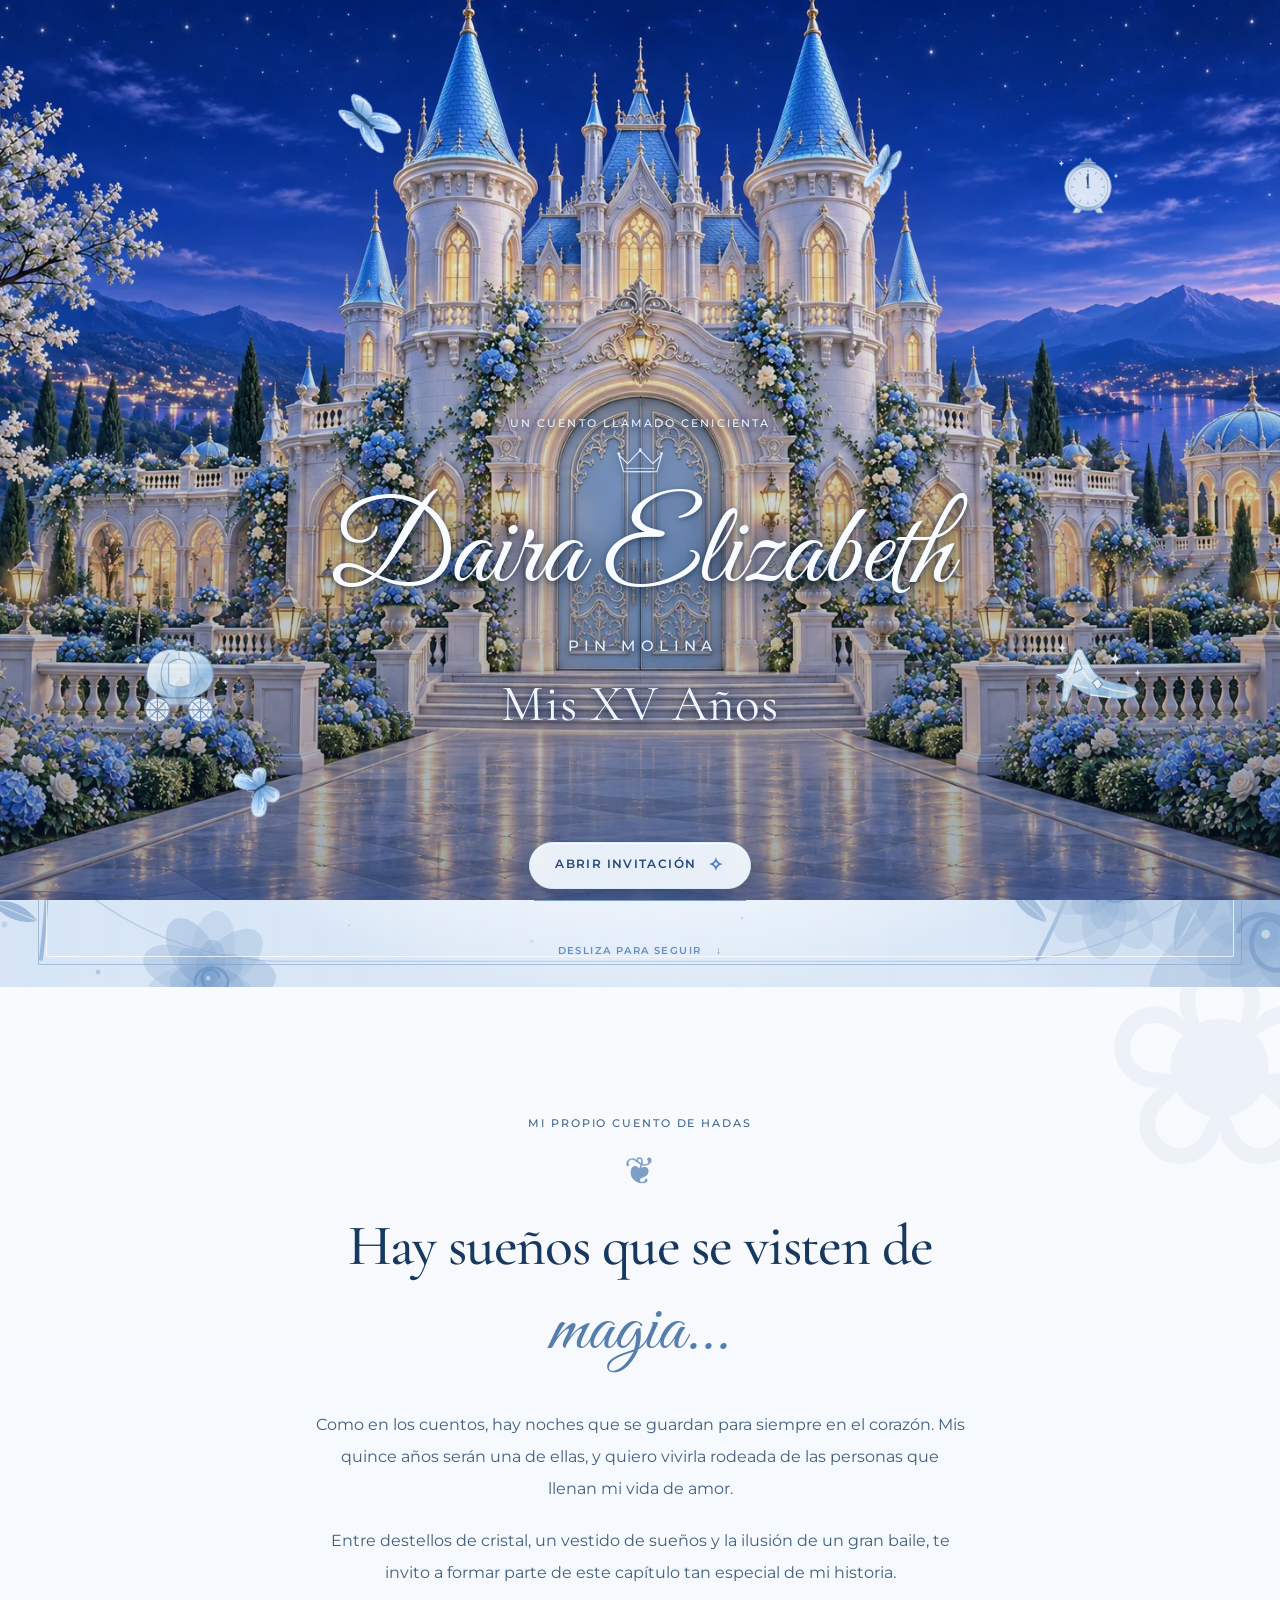
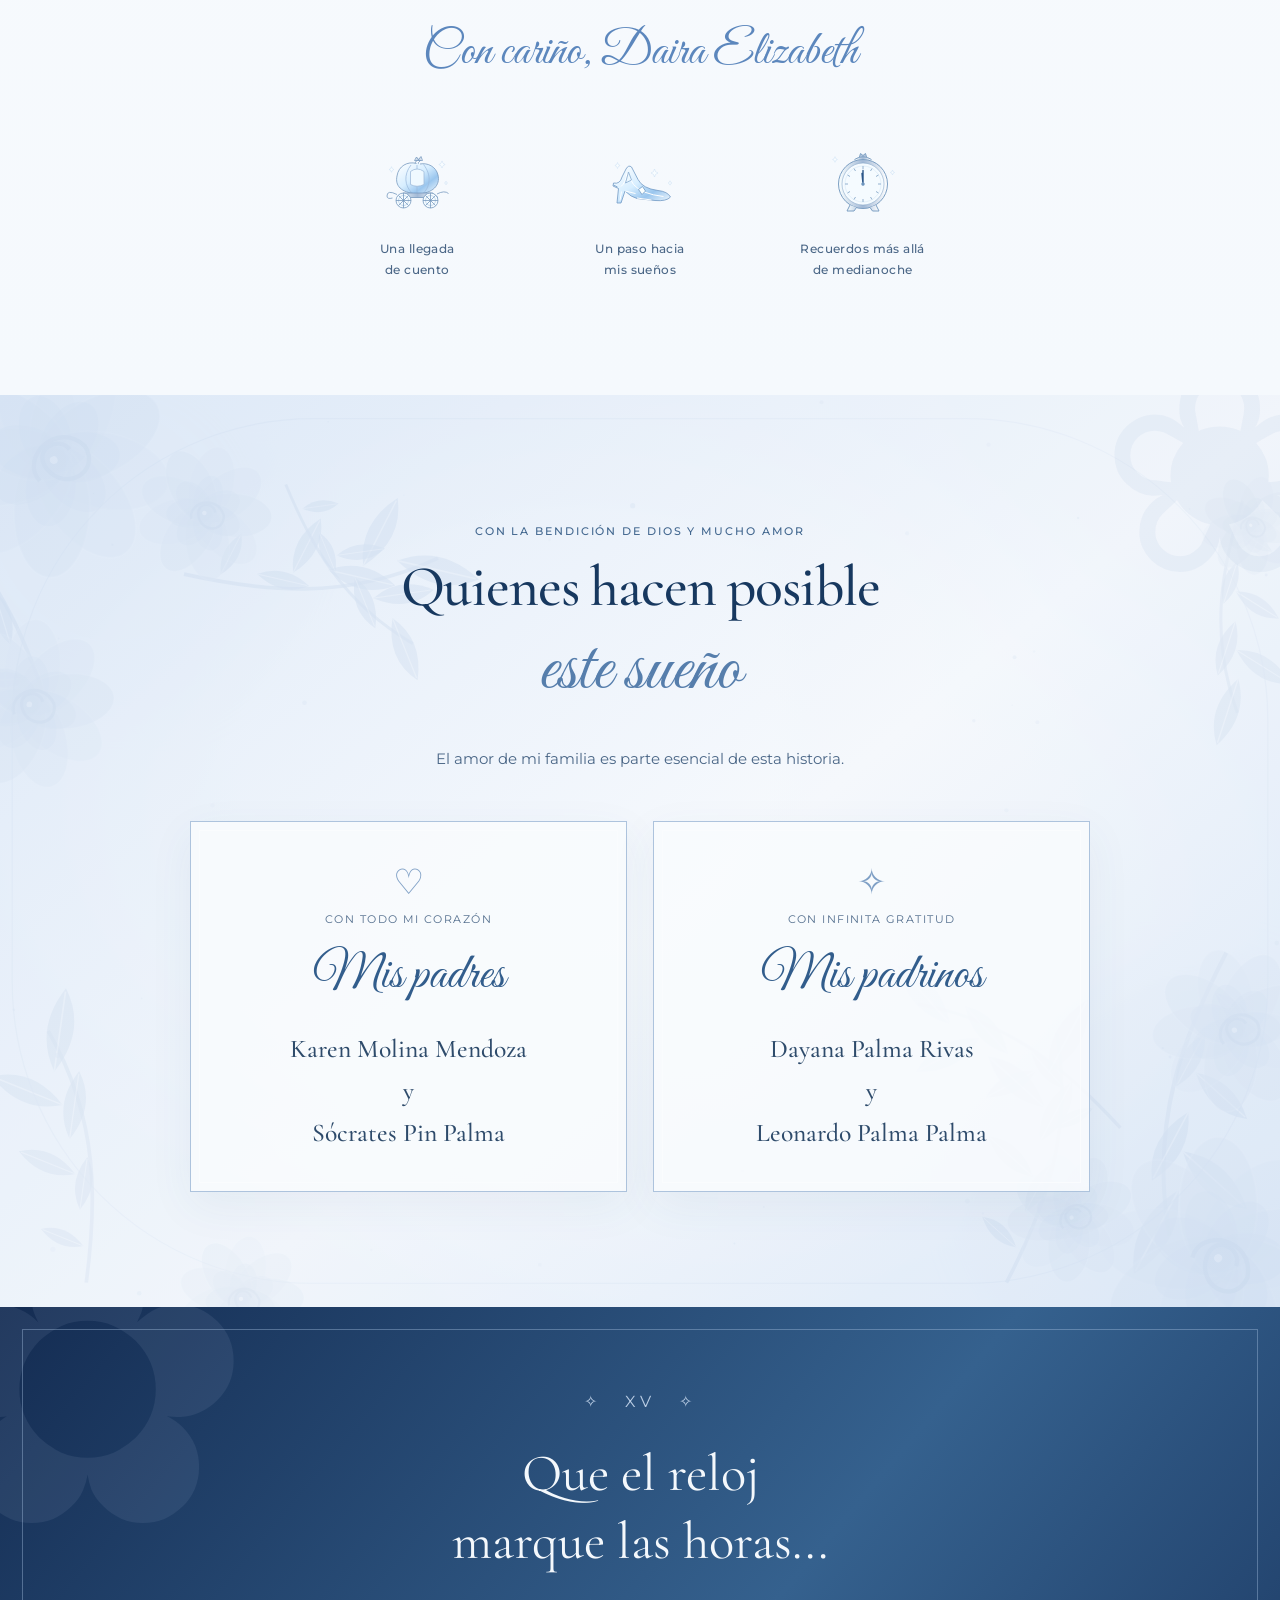
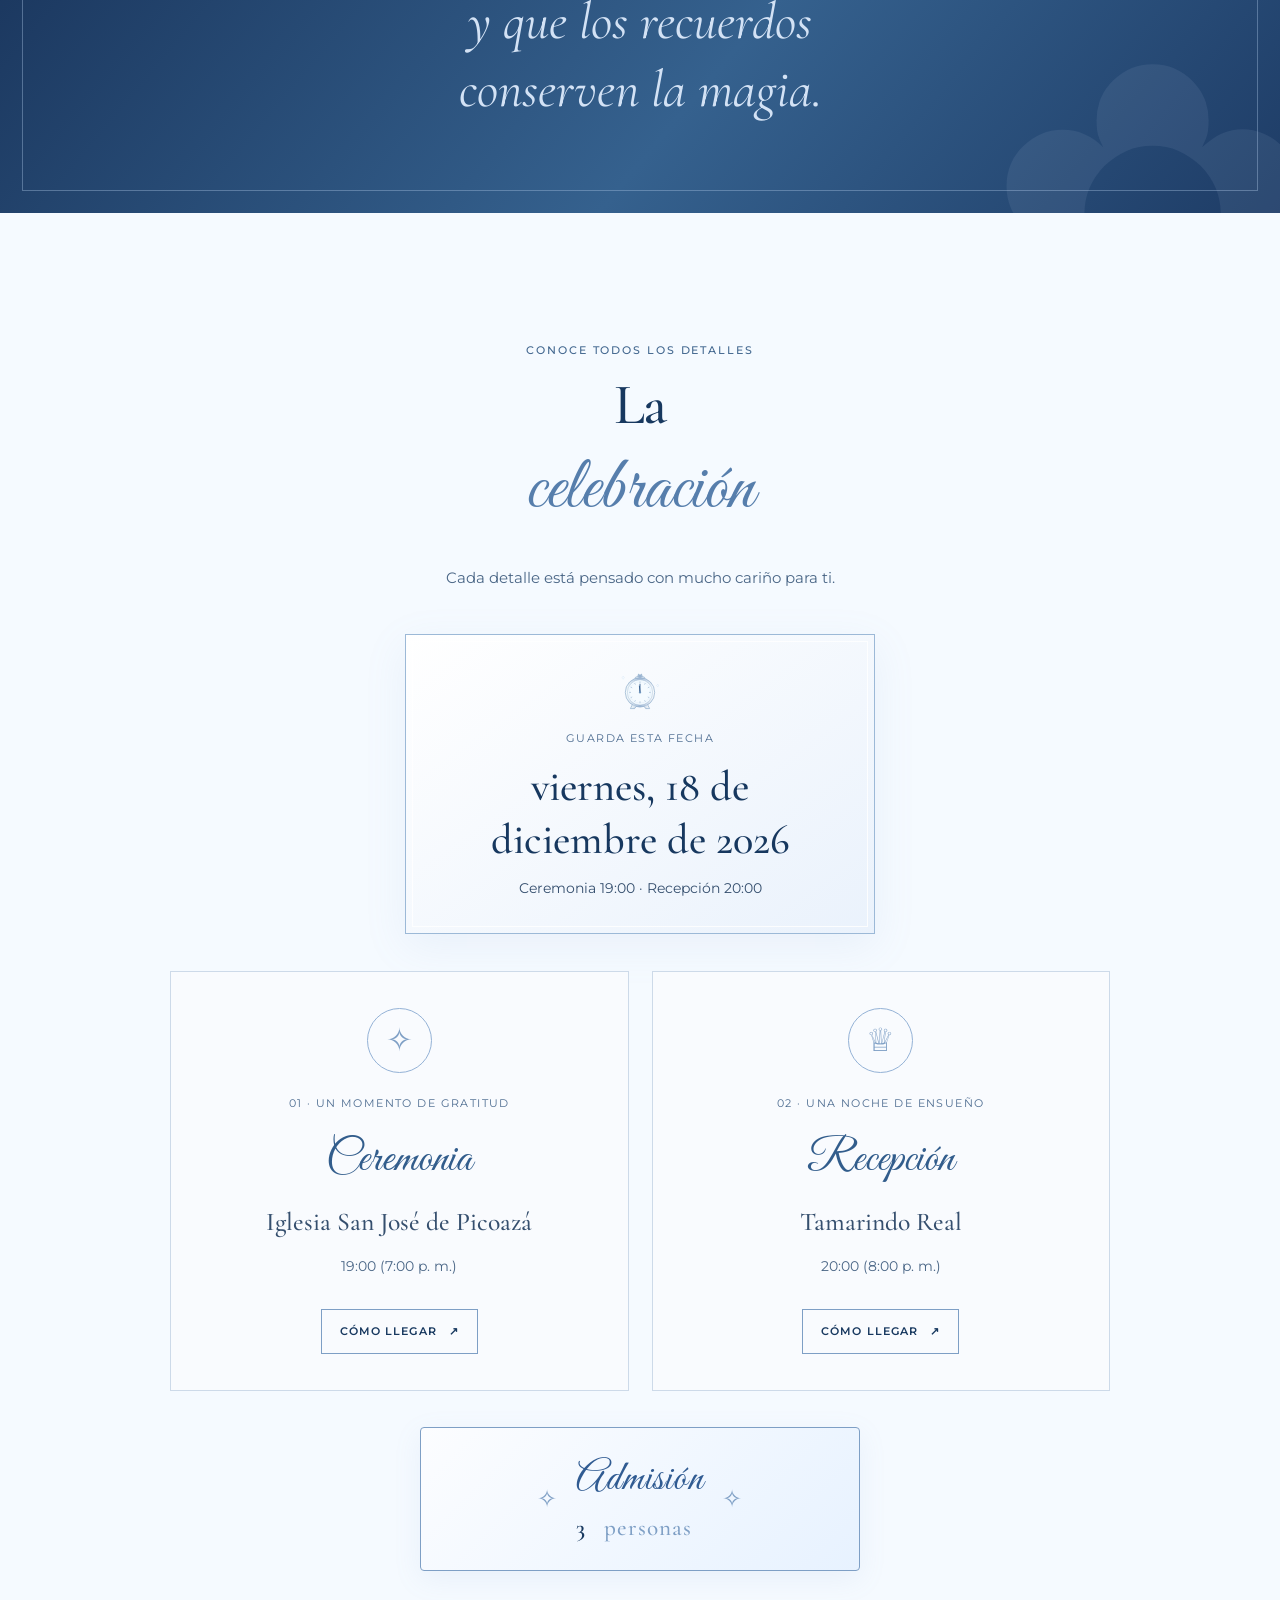
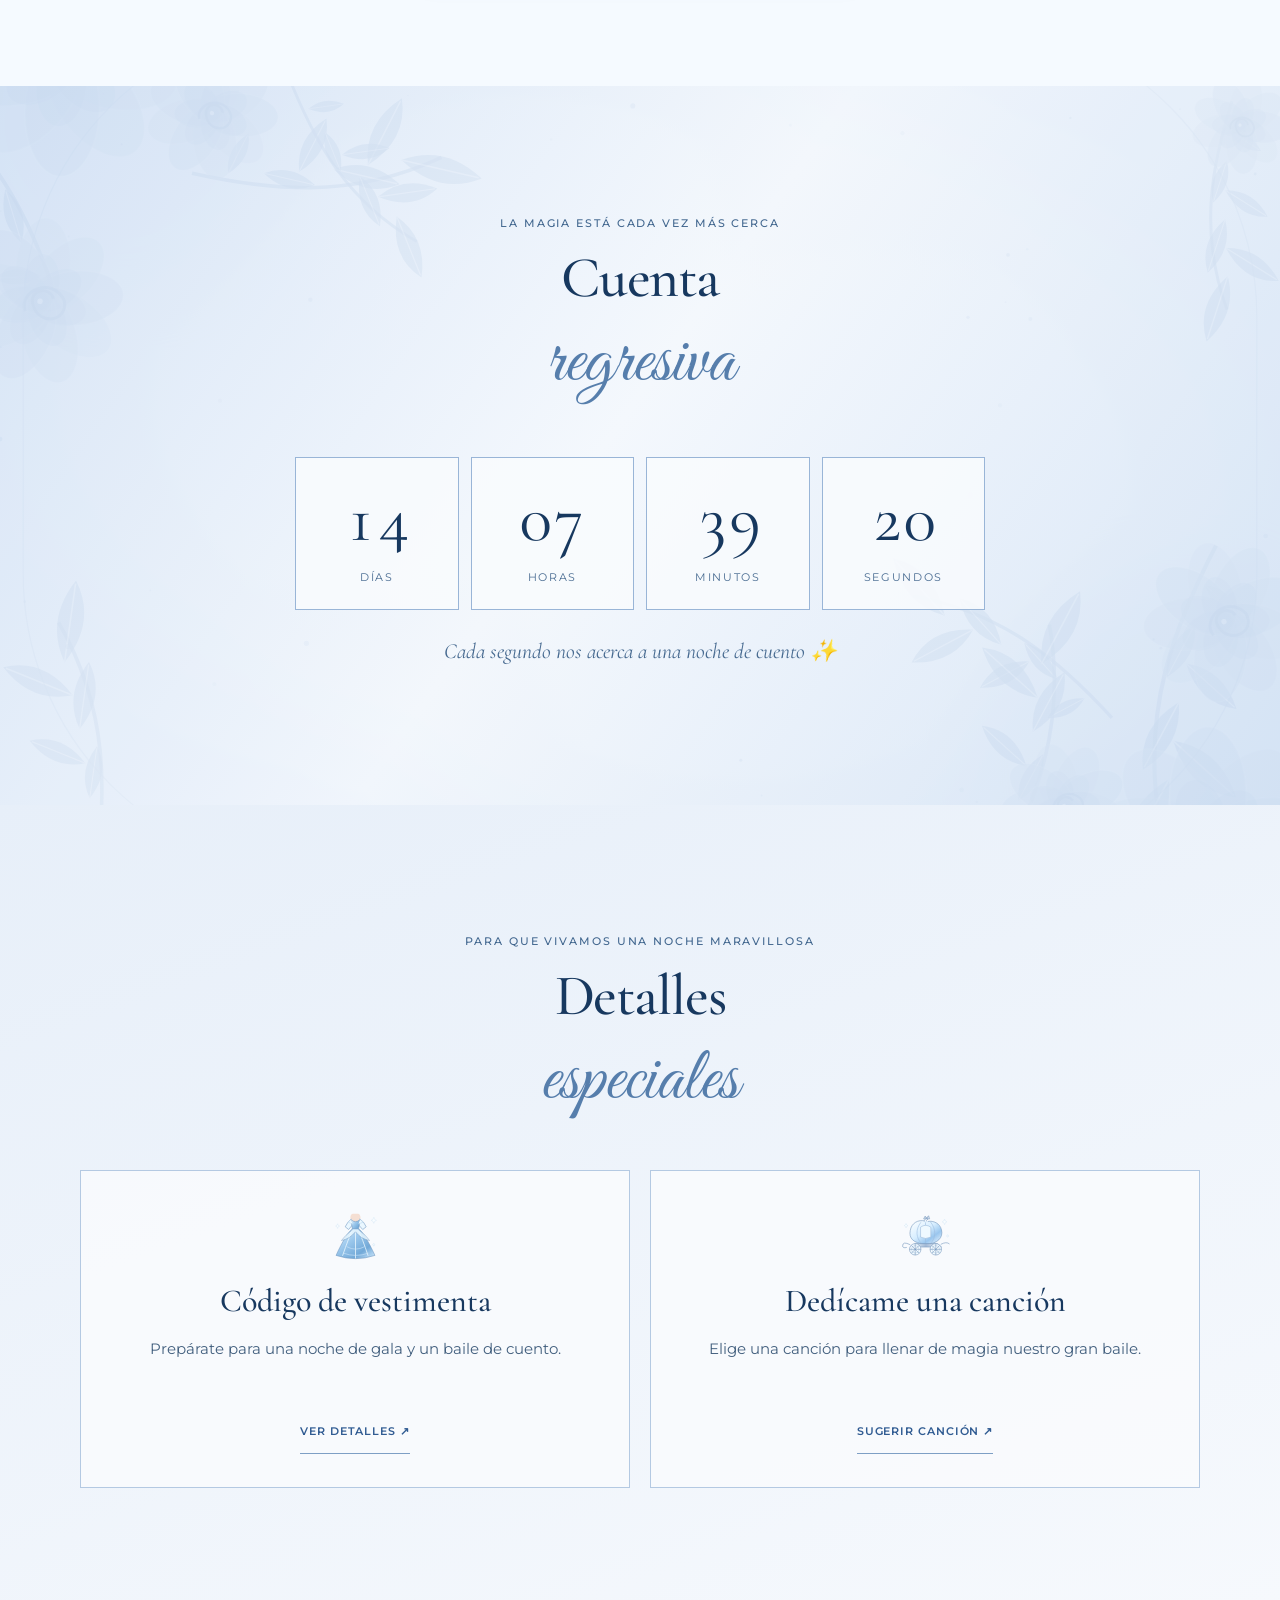
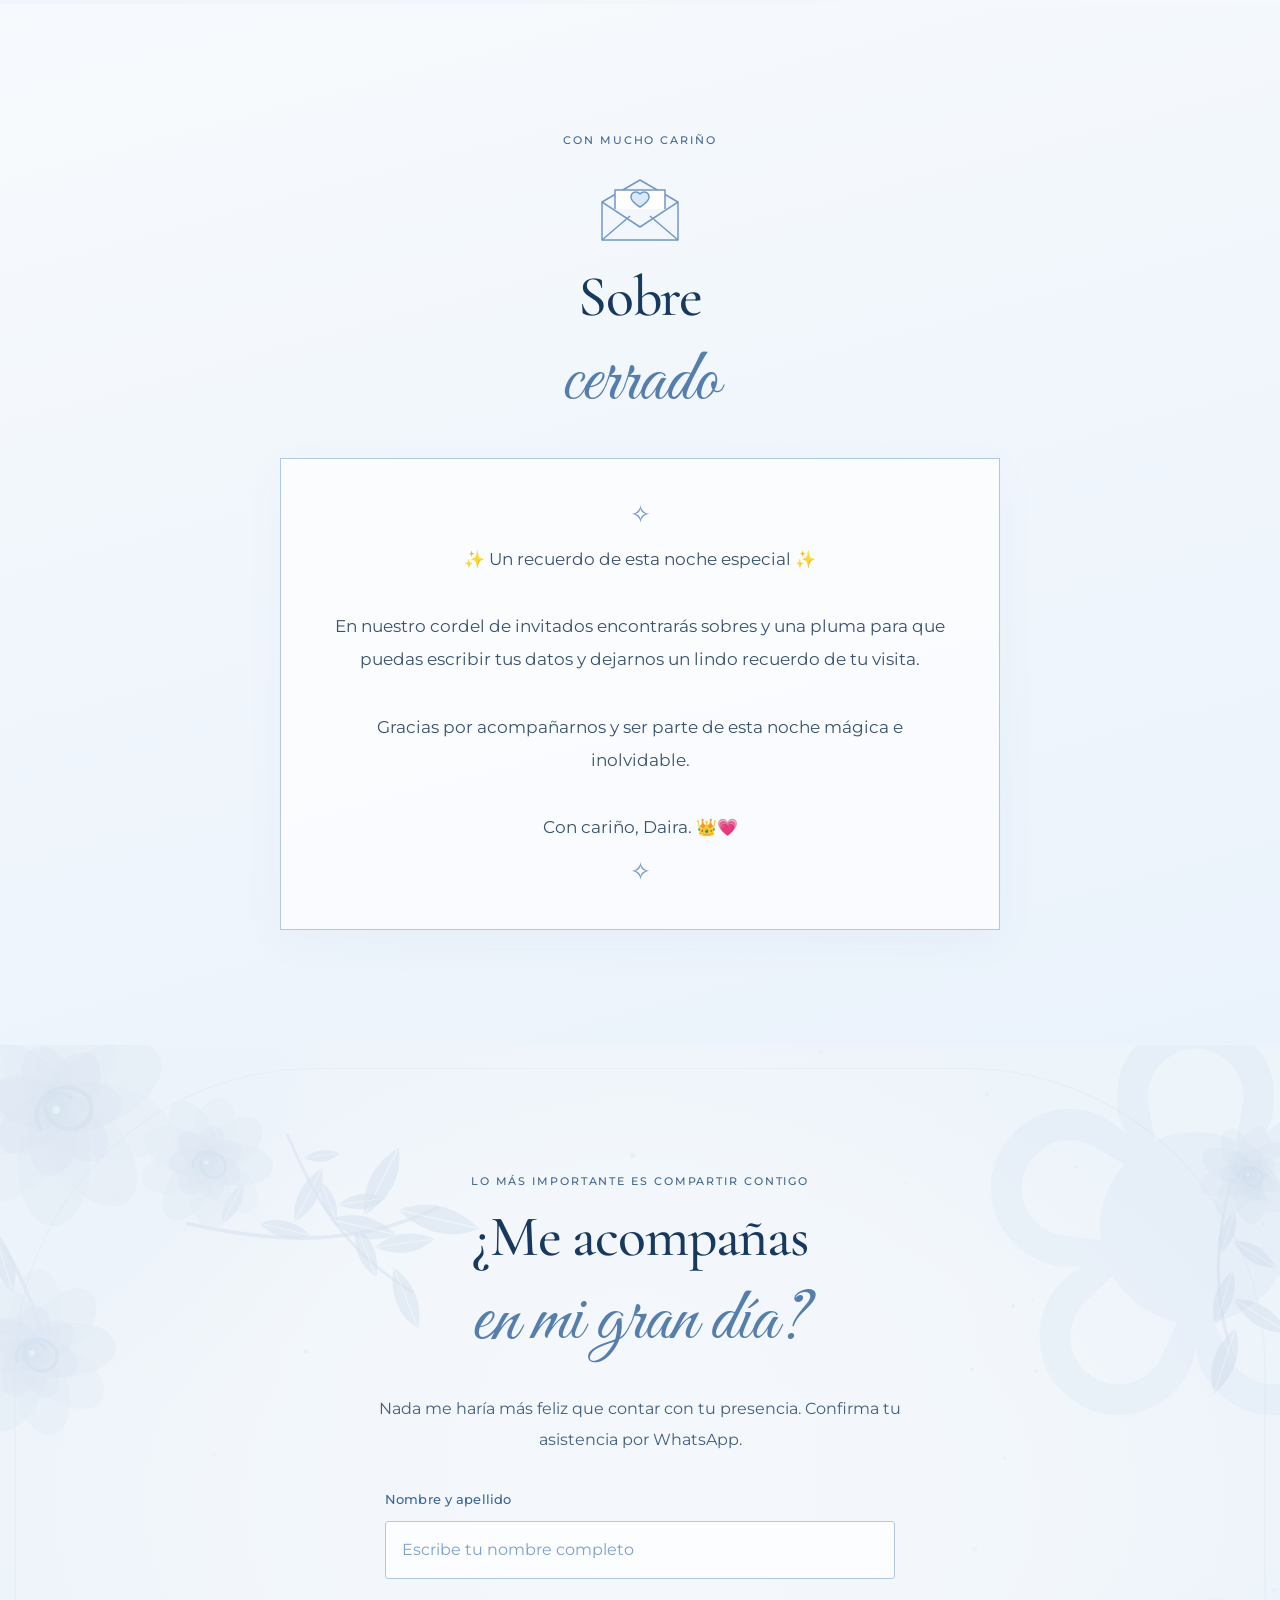
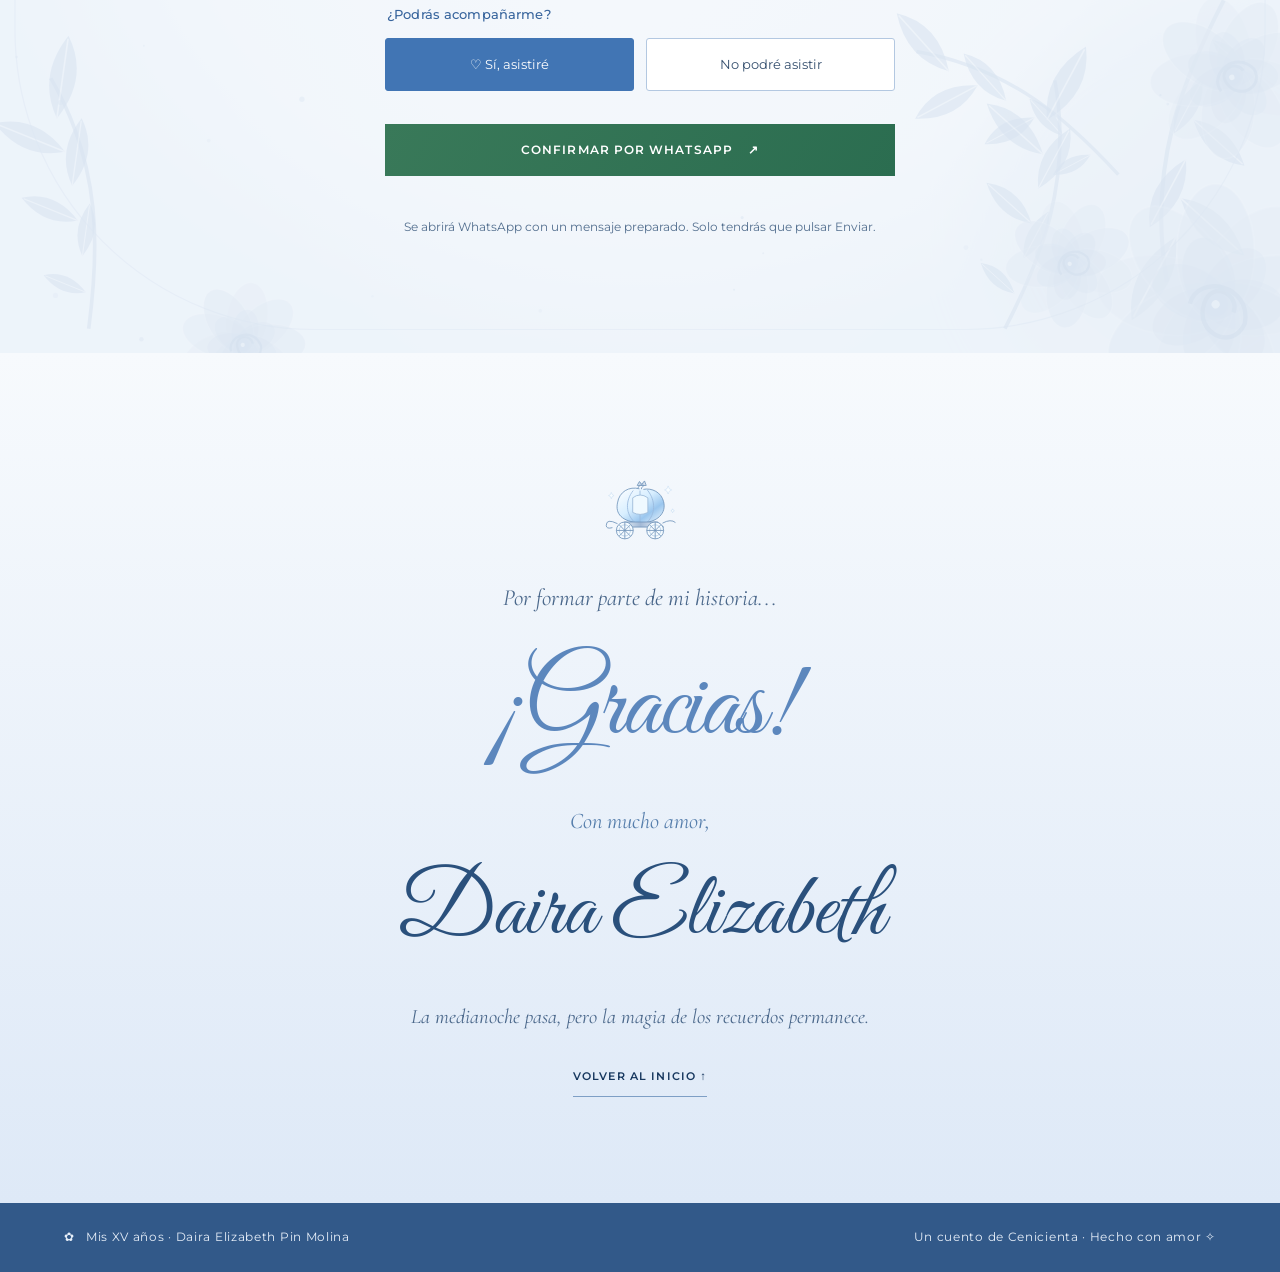
<file: index.html>
<!doctype html>
<html lang="es">
<head>
  <meta charset="utf-8">
  <meta name="viewport" content="width=device-width, initial-scale=1, viewport-fit=cover">
  <meta name="theme-color" content="#e9f3ff">
  <meta name="description" content="Una invitación especial a los XV años de Daira Elizabeth Pin Molina. Una noche de Cenicienta, entre azul celeste, cristal y las puertas de un castillo.">
  <meta property="og:type" content="website">
  <meta property="og:title" content="Mis XV años | Daira Elizabeth">
  <meta property="og:description" content="Una noche de cuento inspirada en Cenicienta. ¡Estás invitado!">
  <title>Mis XV Años · Daira Elizabeth · Cenicienta</title>
  <link rel="icon" href="assets/favicon.svg" type="image/svg+xml">
  <link rel="preload" as="image" href="assets/castillo-cenicienta.webp">
  <link rel="preload" as="image" href="assets/daira-jardin-pantalla.webp" media="(min-aspect-ratio:2/3)">
  <link rel="preload" as="image" href="assets/daira-jardin-movil.webp" media="(max-aspect-ratio:2/3)">
  <link rel="preload" href="assets/fonts/great-vibes-400-latin.woff" as="font" type="font/woff" crossorigin>
  <link rel="preload" href="assets/fonts/cormorant-garamond-500-latin.woff" as="font" type="font/woff" crossorigin>
  <link rel="stylesheet" href="style.css?v=sobre-cerrado25">
  <script src="script.js?v=admision3-26" defer></script>
</head>
<body class="intro-locked">
  <a class="skip-link" href="#contenido">Saltar al contenido</a>

  <!-- CASTILLO DE CUENTO · DOS PUERTAS CON BISAGRAS -->
  <div class="welcome" id="welcome" role="dialog" aria-modal="true" aria-labelledby="welcomeTitle" tabindex="-1">
    <div class="welcome-scene" id="welcomeScene">
    <div class="portal-media" aria-hidden="true">
      <div class="castle-portal">
        <div class="castle-interior"></div>
        <div class="castle-light"></div>
        <div class="castle-leaf castle-left"></div>
        <div class="castle-leaf castle-right"></div>
      </div>
      <div class="castle-falling-layer" aria-hidden="true">
        <span class="castle-fall castle-rose-petal" style="--source-x:7%;--source-y:16%;--fall-size:13px;--fall-duration:12s;--fall-delay:-0.20s;--fall-drift:-35px;--fall-turn:0deg;--turn-duration:3s"><span class="castle-petal-sprite"></span></span>
        <span class="castle-fall castle-blossom" style="--source-x:10%;--source-y:24%;--fall-size:29px;--fall-duration:13s;--fall-delay:-0.99s;--fall-drift:46px;--fall-turn:37deg;--turn-duration:4s"><svg class="castle-flower-sprite" viewBox="0 0 40 40" focusable="false"><g stroke="#8babd2" stroke-width=".55"><path d="M20 20C11 17 10 10 15 7C18 4 22 4 25 7C30 10 27 17 20 20Z" transform="rotate(0 20 20)" fill="#ebf2fa"/><path d="M20 20C11 17 10 10 15 7C18 4 22 4 25 7C30 10 27 17 20 20Z" transform="rotate(72 20 20)" fill="#ccdaeb"/><path d="M20 20C11 17 10 10 15 7C18 4 22 4 25 7C30 10 27 17 20 20Z" transform="rotate(144 20 20)" fill="#c5d5e9"/><path d="M20 20C11 17 10 10 15 7C18 4 22 4 25 7C30 10 27 17 20 20Z" transform="rotate(216 20 20)" fill="#e0ebf8"/><path d="M20 20C11 17 10 10 15 7C18 4 22 4 25 7C30 10 27 17 20 20Z" transform="rotate(288 20 20)" fill="#d6e4f5"/></g><circle cx="20" cy="20" r="3.3" fill="#83a5cf"/><circle cx="19.5" cy="19.4" r="1.3" fill="#d1deed"/></svg></span>
        <span class="castle-fall castle-rose-petal" style="--source-x:4%;--source-y:31%;--fall-size:15px;--fall-duration:14s;--fall-delay:-1.78s;--fall-drift:-57px;--fall-turn:74deg;--turn-duration:5s"><span class="castle-petal-sprite"></span></span>
        <span class="castle-fall castle-rose-petal" style="--source-x:11%;--source-y:27%;--fall-size:16px;--fall-duration:15s;--fall-delay:-2.57s;--fall-drift:68px;--fall-turn:111deg;--turn-duration:6s"><span class="castle-petal-sprite"></span></span>
        <span class="castle-fall castle-rose-petal" style="--source-x:8%;--source-y:37%;--fall-size:17px;--fall-duration:16s;--fall-delay:-3.36s;--fall-drift:-79px;--fall-turn:148deg;--turn-duration:3s"><span class="castle-petal-sprite"></span></span>
        <span class="castle-fall castle-blossom" style="--source-x:12%;--source-y:43%;--fall-size:30px;--fall-duration:17s;--fall-delay:-4.15s;--fall-drift:45px;--fall-turn:5deg;--turn-duration:4s"><svg class="castle-flower-sprite" viewBox="0 0 40 40" focusable="false"><g stroke="#8babd2" stroke-width=".55"><path d="M20 20C11 17 10 10 15 7C18 4 22 4 25 7C30 10 27 17 20 20Z" transform="rotate(0 20 20)" fill="#ebf2fa"/><path d="M20 20C11 17 10 10 15 7C18 4 22 4 25 7C30 10 27 17 20 20Z" transform="rotate(72 20 20)" fill="#ccdaeb"/><path d="M20 20C11 17 10 10 15 7C18 4 22 4 25 7C30 10 27 17 20 20Z" transform="rotate(144 20 20)" fill="#c5d5e9"/><path d="M20 20C11 17 10 10 15 7C18 4 22 4 25 7C30 10 27 17 20 20Z" transform="rotate(216 20 20)" fill="#e0ebf8"/><path d="M20 20C11 17 10 10 15 7C18 4 22 4 25 7C30 10 27 17 20 20Z" transform="rotate(288 20 20)" fill="#d6e4f5"/></g><circle cx="20" cy="20" r="3.3" fill="#83a5cf"/><circle cx="19.5" cy="19.4" r="1.3" fill="#d1deed"/></svg></span>
        <span class="castle-fall castle-rose-petal" style="--source-x:39%;--source-y:32%;--fall-size:14px;--fall-duration:12s;--fall-delay:-4.94s;--fall-drift:-56px;--fall-turn:42deg;--turn-duration:5s"><span class="castle-petal-sprite"></span></span>
        <span class="castle-fall castle-rose-petal" style="--source-x:41%;--source-y:36%;--fall-size:15px;--fall-duration:13s;--fall-delay:-0.27s;--fall-drift:67px;--fall-turn:79deg;--turn-duration:6s"><span class="castle-petal-sprite"></span></span>
        <span class="castle-fall castle-rose-petal" style="--source-x:38%;--source-y:42%;--fall-size:16px;--fall-duration:14s;--fall-delay:-0.64s;--fall-drift:-78px;--fall-turn:116deg;--turn-duration:3s"><span class="castle-petal-sprite"></span></span>
        <span class="castle-fall castle-blossom" style="--source-x:40%;--source-y:48%;--fall-size:28px;--fall-duration:15s;--fall-delay:-1.01s;--fall-drift:44px;--fall-turn:153deg;--turn-duration:4s"><svg class="castle-flower-sprite" viewBox="0 0 40 40" focusable="false"><g stroke="#8babd2" stroke-width=".55"><path d="M20 20C11 17 10 10 15 7C18 4 22 4 25 7C30 10 27 17 20 20Z" transform="rotate(0 20 20)" fill="#ebf2fa"/><path d="M20 20C11 17 10 10 15 7C18 4 22 4 25 7C30 10 27 17 20 20Z" transform="rotate(72 20 20)" fill="#ccdaeb"/><path d="M20 20C11 17 10 10 15 7C18 4 22 4 25 7C30 10 27 17 20 20Z" transform="rotate(144 20 20)" fill="#c5d5e9"/><path d="M20 20C11 17 10 10 15 7C18 4 22 4 25 7C30 10 27 17 20 20Z" transform="rotate(216 20 20)" fill="#e0ebf8"/><path d="M20 20C11 17 10 10 15 7C18 4 22 4 25 7C30 10 27 17 20 20Z" transform="rotate(288 20 20)" fill="#d6e4f5"/></g><circle cx="20" cy="20" r="3.3" fill="#83a5cf"/><circle cx="19.5" cy="19.4" r="1.3" fill="#d1deed"/></svg></span>
        <span class="castle-fall castle-rose-petal" style="--source-x:43%;--source-y:52%;--fall-size:13px;--fall-duration:16s;--fall-delay:-1.38s;--fall-drift:-55px;--fall-turn:10deg;--turn-duration:5s"><span class="castle-petal-sprite"></span></span>
        <span class="castle-fall castle-rose-petal" style="--source-x:39%;--source-y:57%;--fall-size:14px;--fall-duration:17s;--fall-delay:-1.75s;--fall-drift:66px;--fall-turn:47deg;--turn-duration:6s"><span class="castle-petal-sprite"></span></span>
        <span class="castle-fall castle-rose-petal" style="--source-x:41%;--source-y:61%;--fall-size:15px;--fall-duration:12s;--fall-delay:-4.64s;--fall-drift:-77px;--fall-turn:84deg;--turn-duration:3s"><span class="castle-petal-sprite"></span></span>
        <span class="castle-fall castle-blossom" style="--source-x:37%;--source-y:50%;--fall-size:29px;--fall-duration:13s;--fall-delay:-5.01s;--fall-drift:43px;--fall-turn:121deg;--turn-duration:4s"><svg class="castle-flower-sprite" viewBox="0 0 40 40" focusable="false"><g stroke="#8babd2" stroke-width=".55"><path d="M20 20C11 17 10 10 15 7C18 4 22 4 25 7C30 10 27 17 20 20Z" transform="rotate(0 20 20)" fill="#ebf2fa"/><path d="M20 20C11 17 10 10 15 7C18 4 22 4 25 7C30 10 27 17 20 20Z" transform="rotate(72 20 20)" fill="#ccdaeb"/><path d="M20 20C11 17 10 10 15 7C18 4 22 4 25 7C30 10 27 17 20 20Z" transform="rotate(144 20 20)" fill="#c5d5e9"/><path d="M20 20C11 17 10 10 15 7C18 4 22 4 25 7C30 10 27 17 20 20Z" transform="rotate(216 20 20)" fill="#e0ebf8"/><path d="M20 20C11 17 10 10 15 7C18 4 22 4 25 7C30 10 27 17 20 20Z" transform="rotate(288 20 20)" fill="#d6e4f5"/></g><circle cx="20" cy="20" r="3.3" fill="#83a5cf"/><circle cx="19.5" cy="19.4" r="1.3" fill="#d1deed"/></svg></span>
        <span class="castle-fall castle-rose-petal" style="--source-x:61%;--source-y:31%;--fall-size:17px;--fall-duration:14s;--fall-delay:-5.38s;--fall-drift:-54px;--fall-turn:158deg;--turn-duration:5s"><span class="castle-petal-sprite"></span></span>
        <span class="castle-fall castle-rose-petal" style="--source-x:59%;--source-y:37%;--fall-size:13px;--fall-duration:15s;--fall-delay:-5.75s;--fall-drift:65px;--fall-turn:15deg;--turn-duration:6s"><span class="castle-petal-sprite"></span></span>
        <span class="castle-fall castle-rose-petal" style="--source-x:63%;--source-y:43%;--fall-size:14px;--fall-duration:16s;--fall-delay:-6.12s;--fall-drift:-76px;--fall-turn:52deg;--turn-duration:3s"><span class="castle-petal-sprite"></span></span>
        <span class="castle-fall castle-blossom" style="--source-x:60%;--source-y:48%;--fall-size:30px;--fall-duration:17s;--fall-delay:-6.49s;--fall-drift:42px;--fall-turn:89deg;--turn-duration:4s"><svg class="castle-flower-sprite" viewBox="0 0 40 40" focusable="false"><g stroke="#8babd2" stroke-width=".55"><path d="M20 20C11 17 10 10 15 7C18 4 22 4 25 7C30 10 27 17 20 20Z" transform="rotate(0 20 20)" fill="#ebf2fa"/><path d="M20 20C11 17 10 10 15 7C18 4 22 4 25 7C30 10 27 17 20 20Z" transform="rotate(72 20 20)" fill="#ccdaeb"/><path d="M20 20C11 17 10 10 15 7C18 4 22 4 25 7C30 10 27 17 20 20Z" transform="rotate(144 20 20)" fill="#c5d5e9"/><path d="M20 20C11 17 10 10 15 7C18 4 22 4 25 7C30 10 27 17 20 20Z" transform="rotate(216 20 20)" fill="#e0ebf8"/><path d="M20 20C11 17 10 10 15 7C18 4 22 4 25 7C30 10 27 17 20 20Z" transform="rotate(288 20 20)" fill="#d6e4f5"/></g><circle cx="20" cy="20" r="3.3" fill="#83a5cf"/><circle cx="19.5" cy="19.4" r="1.3" fill="#d1deed"/></svg></span>
        <span class="castle-fall castle-rose-petal" style="--source-x:62%;--source-y:53%;--fall-size:16px;--fall-duration:12s;--fall-delay:-4.34s;--fall-drift:-53px;--fall-turn:126deg;--turn-duration:5s"><span class="castle-petal-sprite"></span></span>
        <span class="castle-fall castle-rose-petal" style="--source-x:59%;--source-y:59%;--fall-size:17px;--fall-duration:13s;--fall-delay:-4.29s;--fall-drift:64px;--fall-turn:163deg;--turn-duration:6s"><span class="castle-petal-sprite"></span></span>
        <span class="castle-fall castle-rose-petal" style="--source-x:64%;--source-y:62%;--fall-size:13px;--fall-duration:14s;--fall-delay:-4.24s;--fall-drift:-75px;--fall-turn:20deg;--turn-duration:3s"><span class="castle-petal-sprite"></span></span>
        <span class="castle-fall castle-blossom" style="--source-x:61%;--source-y:40%;--fall-size:28px;--fall-duration:15s;--fall-delay:-4.19s;--fall-drift:41px;--fall-turn:57deg;--turn-duration:4s"><svg class="castle-flower-sprite" viewBox="0 0 40 40" focusable="false"><g stroke="#8babd2" stroke-width=".55"><path d="M20 20C11 17 10 10 15 7C18 4 22 4 25 7C30 10 27 17 20 20Z" transform="rotate(0 20 20)" fill="#ebf2fa"/><path d="M20 20C11 17 10 10 15 7C18 4 22 4 25 7C30 10 27 17 20 20Z" transform="rotate(72 20 20)" fill="#ccdaeb"/><path d="M20 20C11 17 10 10 15 7C18 4 22 4 25 7C30 10 27 17 20 20Z" transform="rotate(144 20 20)" fill="#c5d5e9"/><path d="M20 20C11 17 10 10 15 7C18 4 22 4 25 7C30 10 27 17 20 20Z" transform="rotate(216 20 20)" fill="#e0ebf8"/><path d="M20 20C11 17 10 10 15 7C18 4 22 4 25 7C30 10 27 17 20 20Z" transform="rotate(288 20 20)" fill="#d6e4f5"/></g><circle cx="20" cy="20" r="3.3" fill="#83a5cf"/><circle cx="19.5" cy="19.4" r="1.3" fill="#d1deed"/></svg></span>
        <span class="castle-fall castle-rose-petal" style="--source-x:85%;--source-y:60%;--fall-size:15px;--fall-duration:16s;--fall-delay:-4.14s;--fall-drift:-52px;--fall-turn:94deg;--turn-duration:5s"><span class="castle-petal-sprite"></span></span>
        <span class="castle-fall castle-rose-petal" style="--source-x:92%;--source-y:66%;--fall-size:16px;--fall-duration:17s;--fall-delay:-4.09s;--fall-drift:63px;--fall-turn:131deg;--turn-duration:6s"><span class="castle-petal-sprite"></span></span>
      </div>
    </div>
    <div class="castle-flower-rain" aria-hidden="true">
      <span class="rain-flower rain-white" style="--rain-x:5%;--rain-y:3%;--rain-size:19px;--rain-duration:10.0s;--rain-delay:-1.20s;--rain-drift:25px;--rain-turn:0deg"><span class="rain-flower-art"></span></span>
      <span class="rain-flower" style="--rain-x:12%;--rain-y:10%;--rain-size:26px;--rain-duration:10.8s;--rain-delay:-2.03s;--rain-drift:-40px;--rain-turn:31deg"><span class="rain-flower-art"></span></span>
      <span class="rain-flower" style="--rain-x:19%;--rain-y:17%;--rain-size:33px;--rain-duration:11.6s;--rain-delay:-2.86s;--rain-drift:55px;--rain-turn:62deg"><span class="rain-flower-art"></span></span>
      <span class="rain-flower rain-white" style="--rain-x:26%;--rain-y:24%;--rain-size:22px;--rain-duration:12.4s;--rain-delay:-3.69s;--rain-drift:-70px;--rain-turn:93deg"><span class="rain-flower-art"></span></span>
      <span class="rain-flower" style="--rain-x:8%;--rain-y:31%;--rain-size:29px;--rain-duration:13.2s;--rain-delay:-4.52s;--rain-drift:85px;--rain-turn:124deg"><span class="rain-flower-art"></span></span>
      <span class="rain-flower" style="--rain-x:15%;--rain-y:8%;--rain-size:36px;--rain-duration:14.0s;--rain-delay:-5.35s;--rain-drift:-25px;--rain-turn:155deg"><span class="rain-flower-art"></span></span>
      <span class="rain-flower rain-white" style="--rain-x:22%;--rain-y:15%;--rain-size:25px;--rain-duration:14.8s;--rain-delay:-6.18s;--rain-drift:40px;--rain-turn:186deg"><span class="rain-flower-art"></span></span>
      <span class="rain-flower" style="--rain-x:29%;--rain-y:22%;--rain-size:32px;--rain-duration:10.0s;--rain-delay:-7.01s;--rain-drift:-55px;--rain-turn:217deg"><span class="rain-flower-art"></span></span>
      <span class="rain-flower" style="--rain-x:11%;--rain-y:29%;--rain-size:21px;--rain-duration:10.8s;--rain-delay:-7.84s;--rain-drift:70px;--rain-turn:248deg"><span class="rain-flower-art"></span></span>
      <span class="rain-flower rain-white" style="--rain-x:18%;--rain-y:6%;--rain-size:28px;--rain-duration:11.6s;--rain-delay:-8.67s;--rain-drift:-85px;--rain-turn:279deg"><span class="rain-flower-art"></span></span>
      <span class="rain-flower" style="--rain-x:72%;--rain-y:4%;--rain-size:35px;--rain-duration:12.4s;--rain-delay:-9.50s;--rain-drift:25px;--rain-turn:310deg"><span class="rain-flower-art"></span></span>
      <span class="rain-flower" style="--rain-x:79%;--rain-y:13%;--rain-size:24px;--rain-duration:13.2s;--rain-delay:-10.33s;--rain-drift:-40px;--rain-turn:341deg"><span class="rain-flower-art"></span></span>
      <span class="rain-flower rain-white" style="--rain-x:86%;--rain-y:22%;--rain-size:31px;--rain-duration:14.0s;--rain-delay:-11.16s;--rain-drift:55px;--rain-turn:372deg"><span class="rain-flower-art"></span></span>
      <span class="rain-flower" style="--rain-x:93%;--rain-y:31%;--rain-size:20px;--rain-duration:14.8s;--rain-delay:-11.99s;--rain-drift:-70px;--rain-turn:403deg"><span class="rain-flower-art"></span></span>
      <span class="rain-flower" style="--rain-x:76%;--rain-y:12%;--rain-size:27px;--rain-duration:10.0s;--rain-delay:-12.82s;--rain-drift:85px;--rain-turn:434deg"><span class="rain-flower-art"></span></span>
      <span class="rain-flower rain-white" style="--rain-x:83%;--rain-y:21%;--rain-size:34px;--rain-duration:10.8s;--rain-delay:-13.65s;--rain-drift:-25px;--rain-turn:465deg"><span class="rain-flower-art"></span></span>
      <span class="rain-flower" style="--rain-x:90%;--rain-y:30%;--rain-size:23px;--rain-duration:11.6s;--rain-delay:-14.48s;--rain-drift:40px;--rain-turn:496deg"><span class="rain-flower-art"></span></span>
      <span class="rain-flower" style="--rain-x:73%;--rain-y:11%;--rain-size:30px;--rain-duration:12.4s;--rain-delay:-15.31s;--rain-drift:-55px;--rain-turn:527deg"><span class="rain-flower-art"></span></span>
      <span class="rain-flower rain-white" style="--rain-x:80%;--rain-y:20%;--rain-size:19px;--rain-duration:13.2s;--rain-delay:-16.14s;--rain-drift:70px;--rain-turn:558deg"><span class="rain-flower-art"></span></span>
      <span class="rain-flower" style="--rain-x:87%;--rain-y:29%;--rain-size:26px;--rain-duration:14.0s;--rain-delay:-16.97s;--rain-drift:-85px;--rain-turn:589deg"><span class="rain-flower-art"></span></span>
      <span class="rain-flower" style="--rain-x:34%;--rain-y:-8%;--rain-size:33px;--rain-duration:14.8s;--rain-delay:-17.80s;--rain-drift:25px;--rain-turn:620deg"><span class="rain-flower-art"></span></span>
      <span class="rain-flower rain-white" style="--rain-x:40%;--rain-y:-5%;--rain-size:22px;--rain-duration:10.0s;--rain-delay:-18.63s;--rain-drift:-40px;--rain-turn:651deg"><span class="rain-flower-art"></span></span>
      <span class="rain-flower" style="--rain-x:46%;--rain-y:-2%;--rain-size:29px;--rain-duration:10.8s;--rain-delay:-19.46s;--rain-drift:55px;--rain-turn:682deg"><span class="rain-flower-art"></span></span>
      <span class="rain-flower" style="--rain-x:52%;--rain-y:1%;--rain-size:36px;--rain-duration:11.6s;--rain-delay:-20.29s;--rain-drift:-70px;--rain-turn:713deg"><span class="rain-flower-art"></span></span>
      <span class="rain-flower rain-white" style="--rain-x:58%;--rain-y:-6%;--rain-size:25px;--rain-duration:12.4s;--rain-delay:-21.12s;--rain-drift:85px;--rain-turn:744deg"><span class="rain-flower-art"></span></span>
      <span class="rain-flower" style="--rain-x:64%;--rain-y:-3%;--rain-size:32px;--rain-duration:13.2s;--rain-delay:-21.95s;--rain-drift:-25px;--rain-turn:775deg"><span class="rain-flower-art"></span></span>
    </div>
    <div class="castle-atmosphere" aria-hidden="true">
      <span class="castle-butterfly butterfly-1"><span class="butterfly-float"><svg class="butterfly-art" viewBox="0 0 120 90" focusable="false"><defs><linearGradient id="butterfly-1-blue" x1="0" y1="0" x2="1" y2="1"><stop stop-color="#f0fbff"/><stop offset=".48" stop-color="#a8d4ff"/><stop offset="1" stop-color="#548fd0"/></linearGradient><linearGradient id="butterfly-1-lower"><stop stop-color="#dcefff"/><stop offset="1" stop-color="#6ca4dd"/></linearGradient></defs><g class="butterfly-wing butterfly-wing-left" stroke="#b5dbff" stroke-width="1.3"><path d="M59 48C46 10 14 2 8 18C0 34 22 50 57 54Z" fill="url(#butterfly-1-blue)"/><path d="M58 52C35 42 9 53 20 73C31 90 54 70 60 57Z" fill="url(#butterfly-1-lower)"/><path d="M54 46L17 20M55 48L14 33M55 52L27 44M56 56L25 65M57 58L35 76" fill="none" stroke="#5285bb" stroke-width="1.1"/><path d="M14 18C10 27 25 42 40 45M23 60Q20 74 37 73" fill="none" stroke="#f8fcff" stroke-width="2.3"/><circle cx="19" cy="24" r="2.4" fill="#fff"/><circle cx="25" cy="34" r="1.9" fill="#fff"/><circle cx="34" cy="41" r="1.4" fill="#fff"/></g><g transform="translate(120 0) scale(-1 1)"><g class="butterfly-wing butterfly-wing-right" stroke="#b5dbff" stroke-width="1.3"><path d="M59 48C46 10 14 2 8 18C0 34 22 50 57 54Z" fill="url(#butterfly-1-blue)"/><path d="M58 52C35 42 9 53 20 73C31 90 54 70 60 57Z" fill="url(#butterfly-1-lower)"/><path d="M54 46L17 20M55 48L14 33M55 52L27 44M56 56L25 65M57 58L35 76" fill="none" stroke="#5285bb" stroke-width="1.1"/><path d="M14 18C10 27 25 42 40 45M23 60Q20 74 37 73" fill="none" stroke="#f8fcff" stroke-width="2.3"/><circle cx="19" cy="24" r="2.4" fill="#fff"/><circle cx="25" cy="34" r="1.9" fill="#fff"/><circle cx="34" cy="41" r="1.4" fill="#fff"/></g></g><ellipse cx="60" cy="53" rx="2.7" ry="16" fill="#244b7a"/><circle cx="60" cy="36" r="3.1" fill="#244b7a"/><path d="M59 35Q55 24 50 26M61 35Q65 24 70 26" fill="none" stroke="#cde9ff" stroke-width="1.4" stroke-linecap="round"/></svg></span></span>
      <span class="castle-butterfly butterfly-2"><span class="butterfly-float"><svg class="butterfly-art" viewBox="0 0 120 90" focusable="false"><defs><linearGradient id="butterfly-2-blue" x1="0" y1="0" x2="1" y2="1"><stop stop-color="#f0fbff"/><stop offset=".48" stop-color="#a8d4ff"/><stop offset="1" stop-color="#548fd0"/></linearGradient><linearGradient id="butterfly-2-lower"><stop stop-color="#dcefff"/><stop offset="1" stop-color="#6ca4dd"/></linearGradient></defs><g class="butterfly-wing butterfly-wing-left" stroke="#b5dbff" stroke-width="1.3"><path d="M59 48C46 10 14 2 8 18C0 34 22 50 57 54Z" fill="url(#butterfly-2-blue)"/><path d="M58 52C35 42 9 53 20 73C31 90 54 70 60 57Z" fill="url(#butterfly-2-lower)"/><path d="M54 46L17 20M55 48L14 33M55 52L27 44M56 56L25 65M57 58L35 76" fill="none" stroke="#5285bb" stroke-width="1.1"/><path d="M14 18C10 27 25 42 40 45M23 60Q20 74 37 73" fill="none" stroke="#f8fcff" stroke-width="2.3"/><circle cx="19" cy="24" r="2.4" fill="#fff"/><circle cx="25" cy="34" r="1.9" fill="#fff"/><circle cx="34" cy="41" r="1.4" fill="#fff"/></g><g transform="translate(120 0) scale(-1 1)"><g class="butterfly-wing butterfly-wing-right" stroke="#b5dbff" stroke-width="1.3"><path d="M59 48C46 10 14 2 8 18C0 34 22 50 57 54Z" fill="url(#butterfly-2-blue)"/><path d="M58 52C35 42 9 53 20 73C31 90 54 70 60 57Z" fill="url(#butterfly-2-lower)"/><path d="M54 46L17 20M55 48L14 33M55 52L27 44M56 56L25 65M57 58L35 76" fill="none" stroke="#5285bb" stroke-width="1.1"/><path d="M14 18C10 27 25 42 40 45M23 60Q20 74 37 73" fill="none" stroke="#f8fcff" stroke-width="2.3"/><circle cx="19" cy="24" r="2.4" fill="#fff"/><circle cx="25" cy="34" r="1.9" fill="#fff"/><circle cx="34" cy="41" r="1.4" fill="#fff"/></g></g><ellipse cx="60" cy="53" rx="2.7" ry="16" fill="#244b7a"/><circle cx="60" cy="36" r="3.1" fill="#244b7a"/><path d="M59 35Q55 24 50 26M61 35Q65 24 70 26" fill="none" stroke="#cde9ff" stroke-width="1.4" stroke-linecap="round"/></svg></span></span>
      <span class="castle-butterfly butterfly-3"><span class="butterfly-float"><svg class="butterfly-art" viewBox="0 0 120 90" focusable="false"><defs><linearGradient id="butterfly-3-blue" x1="0" y1="0" x2="1" y2="1"><stop stop-color="#f0fbff"/><stop offset=".48" stop-color="#a8d4ff"/><stop offset="1" stop-color="#548fd0"/></linearGradient><linearGradient id="butterfly-3-lower"><stop stop-color="#dcefff"/><stop offset="1" stop-color="#6ca4dd"/></linearGradient></defs><g class="butterfly-wing butterfly-wing-left" stroke="#b5dbff" stroke-width="1.3"><path d="M59 48C46 10 14 2 8 18C0 34 22 50 57 54Z" fill="url(#butterfly-3-blue)"/><path d="M58 52C35 42 9 53 20 73C31 90 54 70 60 57Z" fill="url(#butterfly-3-lower)"/><path d="M54 46L17 20M55 48L14 33M55 52L27 44M56 56L25 65M57 58L35 76" fill="none" stroke="#5285bb" stroke-width="1.1"/><path d="M14 18C10 27 25 42 40 45M23 60Q20 74 37 73" fill="none" stroke="#f8fcff" stroke-width="2.3"/><circle cx="19" cy="24" r="2.4" fill="#fff"/><circle cx="25" cy="34" r="1.9" fill="#fff"/><circle cx="34" cy="41" r="1.4" fill="#fff"/></g><g transform="translate(120 0) scale(-1 1)"><g class="butterfly-wing butterfly-wing-right" stroke="#b5dbff" stroke-width="1.3"><path d="M59 48C46 10 14 2 8 18C0 34 22 50 57 54Z" fill="url(#butterfly-3-blue)"/><path d="M58 52C35 42 9 53 20 73C31 90 54 70 60 57Z" fill="url(#butterfly-3-lower)"/><path d="M54 46L17 20M55 48L14 33M55 52L27 44M56 56L25 65M57 58L35 76" fill="none" stroke="#5285bb" stroke-width="1.1"/><path d="M14 18C10 27 25 42 40 45M23 60Q20 74 37 73" fill="none" stroke="#f8fcff" stroke-width="2.3"/><circle cx="19" cy="24" r="2.4" fill="#fff"/><circle cx="25" cy="34" r="1.9" fill="#fff"/><circle cx="34" cy="41" r="1.4" fill="#fff"/></g></g><ellipse cx="60" cy="53" rx="2.7" ry="16" fill="#244b7a"/><circle cx="60" cy="36" r="3.1" fill="#244b7a"/><path d="M59 35Q55 24 50 26M61 35Q65 24 70 26" fill="none" stroke="#cde9ff" stroke-width="1.4" stroke-linecap="round"/></svg></span></span>
      <span class="castle-butterfly butterfly-4"><span class="butterfly-float"><svg class="butterfly-art" viewBox="0 0 120 90" focusable="false"><defs><linearGradient id="butterfly-4-blue" x1="0" y1="0" x2="1" y2="1"><stop stop-color="#f0fbff"/><stop offset=".48" stop-color="#a8d4ff"/><stop offset="1" stop-color="#548fd0"/></linearGradient><linearGradient id="butterfly-4-lower"><stop stop-color="#dcefff"/><stop offset="1" stop-color="#6ca4dd"/></linearGradient></defs><g class="butterfly-wing butterfly-wing-left" stroke="#b5dbff" stroke-width="1.3"><path d="M59 48C46 10 14 2 8 18C0 34 22 50 57 54Z" fill="url(#butterfly-4-blue)"/><path d="M58 52C35 42 9 53 20 73C31 90 54 70 60 57Z" fill="url(#butterfly-4-lower)"/><path d="M54 46L17 20M55 48L14 33M55 52L27 44M56 56L25 65M57 58L35 76" fill="none" stroke="#5285bb" stroke-width="1.1"/><path d="M14 18C10 27 25 42 40 45M23 60Q20 74 37 73" fill="none" stroke="#f8fcff" stroke-width="2.3"/><circle cx="19" cy="24" r="2.4" fill="#fff"/><circle cx="25" cy="34" r="1.9" fill="#fff"/><circle cx="34" cy="41" r="1.4" fill="#fff"/></g><g transform="translate(120 0) scale(-1 1)"><g class="butterfly-wing butterfly-wing-right" stroke="#b5dbff" stroke-width="1.3"><path d="M59 48C46 10 14 2 8 18C0 34 22 50 57 54Z" fill="url(#butterfly-4-blue)"/><path d="M58 52C35 42 9 53 20 73C31 90 54 70 60 57Z" fill="url(#butterfly-4-lower)"/><path d="M54 46L17 20M55 48L14 33M55 52L27 44M56 56L25 65M57 58L35 76" fill="none" stroke="#5285bb" stroke-width="1.1"/><path d="M14 18C10 27 25 42 40 45M23 60Q20 74 37 73" fill="none" stroke="#f8fcff" stroke-width="2.3"/><circle cx="19" cy="24" r="2.4" fill="#fff"/><circle cx="25" cy="34" r="1.9" fill="#fff"/><circle cx="34" cy="41" r="1.4" fill="#fff"/></g></g><ellipse cx="60" cy="53" rx="2.7" ry="16" fill="#244b7a"/><circle cx="60" cy="36" r="3.1" fill="#244b7a"/><path d="M59 35Q55 24 50 26M61 35Q65 24 70 26" fill="none" stroke="#cde9ff" stroke-width="1.4" stroke-linecap="round"/></svg></span></span>
      <span class="castle-butterfly butterfly-5"><span class="butterfly-float"><svg class="butterfly-art" viewBox="0 0 120 90" focusable="false"><defs><linearGradient id="butterfly-5-blue" x1="0" y1="0" x2="1" y2="1"><stop stop-color="#f0fbff"/><stop offset=".48" stop-color="#a8d4ff"/><stop offset="1" stop-color="#548fd0"/></linearGradient><linearGradient id="butterfly-5-lower"><stop stop-color="#dcefff"/><stop offset="1" stop-color="#6ca4dd"/></linearGradient></defs><g class="butterfly-wing butterfly-wing-left" stroke="#b5dbff" stroke-width="1.3"><path d="M59 48C46 10 14 2 8 18C0 34 22 50 57 54Z" fill="url(#butterfly-5-blue)"/><path d="M58 52C35 42 9 53 20 73C31 90 54 70 60 57Z" fill="url(#butterfly-5-lower)"/><path d="M54 46L17 20M55 48L14 33M55 52L27 44M56 56L25 65M57 58L35 76" fill="none" stroke="#5285bb" stroke-width="1.1"/><path d="M14 18C10 27 25 42 40 45M23 60Q20 74 37 73" fill="none" stroke="#f8fcff" stroke-width="2.3"/><circle cx="19" cy="24" r="2.4" fill="#fff"/><circle cx="25" cy="34" r="1.9" fill="#fff"/><circle cx="34" cy="41" r="1.4" fill="#fff"/></g><g transform="translate(120 0) scale(-1 1)"><g class="butterfly-wing butterfly-wing-right" stroke="#b5dbff" stroke-width="1.3"><path d="M59 48C46 10 14 2 8 18C0 34 22 50 57 54Z" fill="url(#butterfly-5-blue)"/><path d="M58 52C35 42 9 53 20 73C31 90 54 70 60 57Z" fill="url(#butterfly-5-lower)"/><path d="M54 46L17 20M55 48L14 33M55 52L27 44M56 56L25 65M57 58L35 76" fill="none" stroke="#5285bb" stroke-width="1.1"/><path d="M14 18C10 27 25 42 40 45M23 60Q20 74 37 73" fill="none" stroke="#f8fcff" stroke-width="2.3"/><circle cx="19" cy="24" r="2.4" fill="#fff"/><circle cx="25" cy="34" r="1.9" fill="#fff"/><circle cx="34" cy="41" r="1.4" fill="#fff"/></g></g><ellipse cx="60" cy="53" rx="2.7" ry="16" fill="#244b7a"/><circle cx="60" cy="36" r="3.1" fill="#244b7a"/><path d="M59 35Q55 24 50 26M61 35Q65 24 70 26" fill="none" stroke="#cde9ff" stroke-width="1.4" stroke-linecap="round"/></svg></span></span>
      <span class="castle-butterfly butterfly-6"><span class="butterfly-float"><svg class="butterfly-art" viewBox="0 0 120 90" focusable="false"><defs><linearGradient id="butterfly-6-blue" x1="0" y1="0" x2="1" y2="1"><stop stop-color="#f0fbff"/><stop offset=".48" stop-color="#a8d4ff"/><stop offset="1" stop-color="#548fd0"/></linearGradient><linearGradient id="butterfly-6-lower"><stop stop-color="#dcefff"/><stop offset="1" stop-color="#6ca4dd"/></linearGradient></defs><g class="butterfly-wing butterfly-wing-left" stroke="#b5dbff" stroke-width="1.3"><path d="M59 48C46 10 14 2 8 18C0 34 22 50 57 54Z" fill="url(#butterfly-6-blue)"/><path d="M58 52C35 42 9 53 20 73C31 90 54 70 60 57Z" fill="url(#butterfly-6-lower)"/><path d="M54 46L17 20M55 48L14 33M55 52L27 44M56 56L25 65M57 58L35 76" fill="none" stroke="#5285bb" stroke-width="1.1"/><path d="M14 18C10 27 25 42 40 45M23 60Q20 74 37 73" fill="none" stroke="#f8fcff" stroke-width="2.3"/><circle cx="19" cy="24" r="2.4" fill="#fff"/><circle cx="25" cy="34" r="1.9" fill="#fff"/><circle cx="34" cy="41" r="1.4" fill="#fff"/></g><g transform="translate(120 0) scale(-1 1)"><g class="butterfly-wing butterfly-wing-right" stroke="#b5dbff" stroke-width="1.3"><path d="M59 48C46 10 14 2 8 18C0 34 22 50 57 54Z" fill="url(#butterfly-6-blue)"/><path d="M58 52C35 42 9 53 20 73C31 90 54 70 60 57Z" fill="url(#butterfly-6-lower)"/><path d="M54 46L17 20M55 48L14 33M55 52L27 44M56 56L25 65M57 58L35 76" fill="none" stroke="#5285bb" stroke-width="1.1"/><path d="M14 18C10 27 25 42 40 45M23 60Q20 74 37 73" fill="none" stroke="#f8fcff" stroke-width="2.3"/><circle cx="19" cy="24" r="2.4" fill="#fff"/><circle cx="25" cy="34" r="1.9" fill="#fff"/><circle cx="34" cy="41" r="1.4" fill="#fff"/></g></g><ellipse cx="60" cy="53" rx="2.7" ry="16" fill="#244b7a"/><circle cx="60" cy="36" r="3.1" fill="#244b7a"/><path d="M59 35Q55 24 50 26M61 35Q65 24 70 26" fill="none" stroke="#cde9ff" stroke-width="1.4" stroke-linecap="round"/></svg></span></span>
    </div>
    <div class="portal-shade" aria-hidden="true"></div>
    <img class="intro-token intro-token-carriage" src="assets/carroza.svg" width="160" height="160" alt="" aria-hidden="true">
    <img class="intro-token intro-token-slipper" src="assets/zapatilla.svg" width="160" height="160" alt="" aria-hidden="true">
    <img class="intro-token intro-token-clock" src="assets/reloj.svg" width="160" height="160" alt="" aria-hidden="true">
    <div class="portal-title">
      <p class="portal-theme">Un cuento llamado Cenicienta</p>
      <svg class="portal-crown" viewBox="0 0 84 42" aria-hidden="true"><path d="M10 12l13 13L42 5l19 20 13-13-7 25H17z" fill="none" stroke="currentColor" stroke-width="1.6" stroke-linejoin="round"/><path d="M20 32h44M25 37h34" fill="none" stroke="currentColor" stroke-width="1.2"/><circle cx="10" cy="10" r="2.2" fill="currentColor"/><circle cx="42" cy="4" r="2.2" fill="currentColor"/><circle cx="74" cy="10" r="2.2" fill="currentColor"/></svg>
      <h1 id="welcomeTitle">Daira Elizabeth</h1>
      <p class="portal-surname">PIN MOLINA</p>
      <p class="portal-occasion">Mis XV Años</p>
    </div>
    </div>
    <div class="castle-flash" aria-hidden="true"></div>
    <div class="portal-actions" id="introActions">
      <button class="portal-open" id="openInvitationBtn" type="button">Abrir invitación <span aria-hidden="true">✧</span></button>
    </div>
    <div class="portrait-reveal" id="portraitReveal" aria-hidden="true">
      <figure class="portrait-reveal-content">
        <picture class="portrait-reveal-picture">
          <source id="introPortraitMobile" media="(max-aspect-ratio:2/3)" srcset="assets/daira-jardin-movil.webp">
          <img class="portrait-reveal-image" id="introPortraitImage" src="assets/daira-jardin-pantalla.webp" width="1672" height="940" alt="Daira Elizabeth con su vestido azul y ramo en un jardín iluminado" decoding="async" fetchpriority="high">
        </picture>
        <figcaption class="portrait-reveal-caption"><span>Daira Elizabeth</span><small>Mis XV Años</small></figcaption>
      </figure>
    </div>
    <p class="sr-only" id="introStatus" role="status" aria-live="polite"></p>
  </div>
  <noscript>
    <style>.welcome{display:none!important}body.intro-locked{overflow:auto}.reveal{opacity:1!important;transform:none!important}</style>
  </noscript>

  <!-- Petalos y destellos decorativos -->
  <div class="petals-layer" id="petalsLayer" aria-hidden="true"></div>
  <div class="sparkles-layer" id="sparklesLayer" aria-hidden="true"></div>

  <header class="topbar" id="topbar">
    <a class="brand" href="#inicio" aria-label="Volver al inicio">D<span>✦</span>E</a>
    <span class="topbar-label">MIS QUINCE AÑOS</span>
    <div class="topbar-actions">
      <button class="music-toggle" id="musicToggle" type="button" aria-label="Activar música" aria-pressed="false" title="Activar o pausar música">
        <span class="music-icon" aria-hidden="true">♫</span>
      </button>
    </div>
  </header>

  <main id="contenido">
    <!-- PORTADA -->
    <section class="hero" id="inicio" aria-labelledby="heroTitle">
      <div class="hero-deco hero-deco-a" aria-hidden="true">✧</div>
      <div class="hero-deco hero-deco-b" aria-hidden="true">✦</div>
      <div class="hero-border" aria-hidden="true"></div>
      <div class="hero-content">
        <p class="eyebrow hero-eyebrow reveal">Estás invitado a una noche de cuento</p>
        <img class="hero-cinderella-emblem reveal" src="assets/carroza.svg" width="160" height="160" alt="Carroza de cristal inspirada en Cenicienta">
        <p class="hero-script reveal">Mis</p>
        <p class="hero-xv reveal" aria-label="Quince años">XV <span>años</span></p>
        <div class="hero-ornament reveal" aria-hidden="true"><span></span> ✿ <span></span></div>
        <h1 id="heroTitle" class="reveal"><span class="celebrant-name">Daira Elizabeth</span> <em>Pin Molina</em></h1>
        <p class="hero-date reveal" id="heroDate">Viernes 18 de diciembre de 2026</p>
        <p class="hero-quote reveal">Donde los sueños se visten de celeste y la magia se hace realidad.</p>
        <a href="#historia" class="hero-discover reveal">Descubre la invitación <span aria-hidden="true">↓</span></a>
      </div>
      <div class="hero-bottom" aria-hidden="true">DESLIZA PARA SEGUIR <span>↓</span></div>
    </section>

    <!-- INTRODUCCIÓN -->
    <section class="story section" id="historia">
      <div class="section-wrap narrow reveal">
        <p class="eyebrow">Mi propio cuento de hadas</p>
        <span class="floral-divider" aria-hidden="true">❦</span>
        <h2>Hay sueños que se visten de <em>magia...</em></h2>
        <p>Como en los cuentos, hay noches que se guardan para siempre en el corazón. Mis quince años serán una de ellas, y quiero vivirla rodeada de las personas que llenan mi vida de amor.</p>
        <p>Entre destellos de cristal, un vestido de sueños y la ilusión de un gran baile, te invito a formar parte de este capítulo tan especial de mi historia.</p>
        <p class="handwritten">Con cariño, Daira Elizabeth</p>
        <div class="cinderella-symbols" aria-label="Detalles inspirados en Cenicienta">
          <figure class="cinderella-symbol"><img src="assets/carroza.svg" width="160" height="160" alt="" loading="lazy"><figcaption>Una llegada<span>de cuento</span></figcaption></figure>
          <figure class="cinderella-symbol"><img src="assets/zapatilla.svg" width="160" height="160" alt="" loading="lazy"><figcaption>Un paso hacia<span>mis sueños</span></figcaption></figure>
          <figure class="cinderella-symbol"><img src="assets/reloj.svg" width="160" height="160" alt="" loading="lazy"><figcaption>Recuerdos más allá<span>de medianoche</span></figcaption></figure>
        </div>
      </div>
    </section>

    <!-- PADRES Y PADRINOS -->
    <section class="family section" id="parentsSection">
      <div class="section-wrap reveal">
        <p class="eyebrow">Con la bendición de Dios y mucho amor</p>
        <h2>Quienes hacen posible <em>este sueño</em></h2>
        <p class="section-subtitle">El amor de mi familia es parte esencial de esta historia.</p>
        <div class="family-grid">
          <article class="family-card">
            <span class="family-symbol" aria-hidden="true">♡</span>
            <span class="family-kicker">Con todo mi corazón</span>
            <h3>Mis padres</h3>
            <p id="parentsNames">Karen Molina Mendoza
y
Sócrates Pin Palma</p>
          </article>
          <article class="family-card">
            <span class="family-symbol" aria-hidden="true">✧</span>
            <span class="family-kicker">Con infinita gratitud</span>
            <h3>Mis padrinos</h3>
            <p id="godparentsNames">Dayana Palma Rivas
y
Leonardo Palma</p>
          </article>
        </div>
      </div>
    </section>

    <!-- FRASE DECORATIVA -->
    <section class="dream-break" aria-label="Una noche de ensueño">
      <div class="dream-glow" aria-hidden="true"></div>
      <div class="dream-break-inner reveal">
        <p>✧ &nbsp; XV &nbsp; ✧</p>
        <blockquote>Que el reloj marque las horas... <em>y que los recuerdos conserven la magia.</em></blockquote>
      </div>
    </section>

    <!-- FECHA Y LUGARES -->
    <section class="celebration section" id="celebracion">
      <div class="section-wrap reveal">
        <p class="eyebrow">Conoce todos los detalles</p>
        <h2>La <em>celebración</em></h2>
        <p class="section-subtitle">Cada detalle está pensado con mucho cariño para ti.</p>
        <div class="date-plaque">
          <span class="date-plaque-icon" aria-hidden="true"><img src="assets/reloj.svg" width="160" height="160" alt=""></span>
          <span class="date-plaque-label">GUARDA ESTA FECHA</span>
          <strong id="eventDate">Viernes 18 de diciembre de 2026</strong>
          <span class="date-plaque-time" id="eventTime">Ceremonia 19:00 · Recepción 20:00</span>
        </div>
        <div class="places-grid">
          <article class="place-card">
            <div class="place-icon" aria-hidden="true">✧</div>
            <span class="place-label">01 · UN MOMENTO DE GRATITUD</span>
            <h3>Ceremonia</h3>
            <strong id="ceremonyVenue">Iglesia San José de Picoazá</strong>
            <p id="ceremonyTime">19:00 (7:00 p. m.)</p>
            <a class="outline-link" id="ceremonyMap" href="https://www.google.com/maps/search/?api=1&amp;query=Iglesia%20San%20Jos%C3%A9%20de%20Picoaz%C3%A1%2C%20Portoviejo%2C%20Ecuador" target="_blank" rel="noopener noreferrer">Cómo llegar <span aria-hidden="true">↗</span></a>
          </article>
          <article class="place-card">
            <div class="place-icon" aria-hidden="true">♕</div>
            <span class="place-label">02 · UNA NOCHE DE ENSUEÑO</span>
            <h3>Recepción</h3>
            <strong id="partyVenue">Tamarindo Real</strong>
            <p id="partyTime">20:00 (8:00 p. m.)</p>
            <a class="outline-link" id="partyMap" href="https://www.google.com/maps/place/Club+de+Clases+Y+Polic%C3%ADas+Tamarindo+Real/@-1.0261444,-80.4774094,17z/data=!4m6!3m5!1s0x902bed6abd16cd2d:0x6558e3b8899c7cca!8m2!3d-1.0261399!4d-80.4774093!16s%2Fg%2F11c5bqpwt8?hl=en&amp;entry=ttu&amp;g_ep=EgoyMDI2MTEwMS4wIKXMDSoASAFQAw%3D%3D" target="_blank" rel="noopener noreferrer">Cómo llegar <span aria-hidden="true">↗</span></a>
          </article>
        </div>
        <aside class="passes admission-card" id="passes" aria-labelledby="admissionTitle">
          <span aria-hidden="true">✧</span>
          <div class="admission-copy">
            <h3 id="admissionTitle">Admisión</h3>
            <p><strong id="passesNumber">3</strong> <span id="passesUnit">personas</span></p>
          </div>
          <span aria-hidden="true">✧</span>
        </aside>
      </div>
    </section>

    <!-- CUENTA REGRESIVA -->
    <section class="countdown-section section" id="cuenta-regresiva">
      <div class="section-wrap reveal">
        <p class="eyebrow">La magia está cada vez más cerca</p>
        <h2>Cuenta <em>regresiva</em></h2>
        <p class="countdown-pending" id="countdownMessage">Cada día estamos más cerca del viernes 18 de diciembre de 2026.</p>
        <div class="countdown-grid" id="countdown" hidden aria-label="Tiempo restante para los quince años">
          <div><strong id="days">00</strong><span>Días</span></div>
          <div><strong id="hours">00</strong><span>Horas</span></div>
          <div><strong id="minutes">00</strong><span>Minutos</span></div>
          <div><strong id="seconds">00</strong><span>Segundos</span></div>
        </div>
        <p class="countdown-tagline">Cada segundo nos acerca a una noche de cuento ✨</p>
      </div>
    </section>

    <!-- DETALLES -->
    <section class="details section" id="detalles">
      <div class="section-wrap reveal">
        <p class="eyebrow">Para que vivamos una noche maravillosa</p>
        <h2>Detalles <em>especiales</em></h2>
        <div class="details-grid">
          <article class="detail-card"><img src="assets/vestido.svg" width="160" height="160" alt="" loading="lazy"><h3>Código de vestimenta</h3><p>Prepárate para una noche de gala y un baile de cuento.</p><button type="button" class="detail-action" data-modal="dressDialog">Ver detalles ↗</button></article>
          <article class="detail-card"><img src="assets/carroza.svg" width="160" height="160" alt="" loading="lazy"><h3>Dedícame una canción</h3><p>Elige una canción para llenar de magia nuestro gran baile.</p><button type="button" class="detail-action" data-modal="songDialog">Sugerir canción ↗</button></article>
        </div>
      </div>
    </section>

    <!-- RECUERDOS -->
    <section class="memories-section section" id="recuerdos" aria-labelledby="guestbookTitle">
      <div class="section-wrap narrow reveal">
        <p class="eyebrow">Con mucho cariño</p>
        <div class="memory-envelope" aria-hidden="true">
          <svg viewBox="0 0 96 76" width="96" height="76" fill="none" stroke="currentColor" stroke-width="1.5" stroke-linejoin="round">
            <path d="M10 28 48 6l38 22v38H10Z" fill="#f1f7fd"/>
            <path d="M23 35V16h50v19" fill="#fff"/>
            <path d="m10 28 38 25 38-25M10 66l28-24m48 24L58 42"/>
            <path d="M48 33s-9-5-9-10a5 5 0 0 1 9-3 5 5 0 0 1 9 3c0 5-9 10-9 10Z" fill="#d9e9f8"/>
          </svg>
        </div>
        <h2 id="guestbookTitle">Sobre <em>cerrado</em></h2>
        <div class="memory-note">
          <span class="memory-note-ornament" aria-hidden="true">✧</span>
          <p id="guestbookText">✨ Un recuerdo de esta noche especial ✨

En nuestro cordel de invitados encontrarás sobres y una pluma para que puedas escribir tus datos y dejarnos un lindo recuerdo de tu visita.

Gracias por acompañarnos y ser parte de esta noche mágica e inolvidable.

Con cariño, Daira. 👑💗</p>
          <span class="memory-note-ornament" aria-hidden="true">✧</span>
        </div>
      </div>
    </section>

    <!-- RSVP -->
    <section class="rsvp-section section" id="confirmar">
      <div class="rsvp-bloom" aria-hidden="true">❀</div>
      <div class="section-wrap narrow reveal">
        <p class="eyebrow">Lo más importante es compartir contigo</p>
        <h2>¿Me acompañas <em>en mi gran día?</em></h2>
        <p class="rsvp-intro">Nada me haría más feliz que contar con tu presencia. Confirma tu asistencia por WhatsApp.</p>
        <div id="personalGreeting" class="personal-greeting" hidden></div>
        <form id="rsvpForm" class="rsvp-form">
          <label for="guestName">Nombre y apellido</label>
          <input id="guestName" type="text" name="nombre" autocomplete="name" placeholder="Escribe tu nombre completo" maxlength="100" required>
          <fieldset class="attendance-field"><legend>¿Podrás acompañarme?</legend><label class="radio-pill"><input type="radio" name="asistencia" value="Sí, asistiré" checked><span>♡ Sí, asistiré</span></label><label class="radio-pill"><input type="radio" name="asistencia" value="No podré asistir"><span>No podré asistir</span></label></fieldset>
          <button class="button button-whatsapp" type="submit">Confirmar por WhatsApp <span aria-hidden="true">↗</span></button>
          <p class="form-feedback" id="rsvpFeedback" role="status" aria-live="polite"></p>
          <p class="form-note">Se abrirá WhatsApp con un mensaje preparado. Solo tendrás que pulsar Enviar.</p>
        </form>
      </div>
    </section>

    <!-- CIERRE -->
    <section class="farewell section" id="final">
      <div class="section-wrap narrow reveal">
        <img class="farewell-symbol" src="assets/carroza.svg" width="160" height="160" alt="" loading="lazy">
        <p>Por formar parte de mi historia...</p>
        <h2>¡Gracias!</h2>
        <span class="farewell-script">Con mucho amor,</span>
        <strong>Daira Elizabeth</strong>
        <p class="farewell-last">La medianoche pasa, pero la magia de los recuerdos permanece.</p>
        <a href="#inicio" class="back-to-top">Volver al inicio ↑</a>
      </div>
    </section>
  </main>

  <footer><span>✿ &nbsp; Mis XV años · Daira Elizabeth Pin Molina</span><span>Un cuento de Cenicienta · Hecho con amor ✧</span></footer>

  <!-- MÚSICA: PERFECT · ED SHEERAN · FRAGMENTO DEL ENLACE DE TIKTOK -->
  <audio id="bgMusic" src="assets/musica.mp3?v=perfect12" preload="none" loop></audio>

  <!-- MODALES -->
  <dialog class="info-dialog" id="dressDialog"><button class="dialog-close" type="button" aria-label="Cerrar">×</button><span class="dialog-mark">♕</span><p class="eyebrow">Una noche de elegancia</p><h2>Código de vestimenta</h2><p id="dressCodeText">Formal / Elegante</p><p>Elige tu mejor atuendo y prepárate para una celebración inolvidable.</p></dialog>
  <dialog class="info-dialog" id="songDialog"><button class="dialog-close" type="button" aria-label="Cerrar">×</button><span class="dialog-mark">♫</span><p class="eyebrow">Nuestra noche tendrá música</p><h2>Sugiéreme una canción</h2><form id="songForm" class="song-form"><label for="songName">Tu nombre</label><input id="songName" placeholder="¿Cómo te llamas?" maxlength="100" required><label for="songTitle">Canción y artista</label><input id="songTitle" placeholder="Tu canción favorita" maxlength="180" required><button class="button button-gold" type="submit">Enviar por WhatsApp ↗</button><p class="form-feedback" id="songFeedback" role="status" aria-live="polite"></p></form></dialog>
</body>
</html>
</file>
<file: style.css>
/* Fuentes incluidas: el diseño conserva sus letras sin Google Fonts. */
@font-face { font-family:'Cormorant Garamond'; font-style:italic; font-weight:400; font-display:swap; src:url('assets/fonts/cormorant-garamond-400-italic-latin.woff') format('woff'); }
@font-face { font-family:'Cormorant Garamond'; font-style:italic; font-weight:500; font-display:swap; src:url('assets/fonts/cormorant-garamond-500-italic-latin.woff') format('woff'); }
@font-face { font-family:'Cormorant Garamond'; font-style:normal; font-weight:400; font-display:swap; src:url('assets/fonts/cormorant-garamond-400-latin.woff') format('woff'); }
@font-face { font-family:'Cormorant Garamond'; font-style:normal; font-weight:500; font-display:swap; src:url('assets/fonts/cormorant-garamond-500-latin.woff') format('woff'); }
@font-face { font-family:'Cormorant Garamond'; font-style:normal; font-weight:600; font-display:swap; src:url('assets/fonts/cormorant-garamond-600-latin.woff') format('woff'); }
@font-face { font-family:'Great Vibes'; font-style:normal; font-weight:400; font-display:swap; src:url('assets/fonts/great-vibes-400-latin.woff') format('woff'); }
@font-face { font-family:'Montserrat'; font-style:normal; font-weight:400; font-display:swap; src:url('assets/fonts/montserrat-400-latin.woff') format('woff'); }
@font-face { font-family:'Montserrat'; font-style:normal; font-weight:500; font-display:swap; src:url('assets/fonts/montserrat-500-latin.woff') format('woff'); }
@font-face { font-family:'Montserrat'; font-style:normal; font-weight:600; font-display:swap; src:url('assets/fonts/montserrat-600-latin.woff') format('woff'); }


:root {
  --cream: #f5faff;
  --paper: #edf5ff;
  --blush: #dfeeff;
  --rose: #5c87bd;
  --rose-deep: #305b92;
  --wine: #17385f;
  --gold: #7e9fc5;
  --champagne: #d8e7f5;
  --ink: #3a526e;
  --line: rgba(112,148,187,.32);
  --font-serif: 'Cormorant Garamond', Georgia, serif;
  --font-hand: 'Great Vibes', 'Brush Script MT', cursive;
  --font-sans: 'Montserrat', Arial, sans-serif;
}
*,*::before,*::after { box-sizing: border-box; }
html { scroll-behavior: smooth; scroll-padding-top: 78px; }
body { margin:0; background: var(--cream); color: var(--ink); font-family: var(--font-sans); font-weight: 400; overflow-x: hidden; }
body.intro-locked { overflow: hidden; }
button,input,select { font: inherit; }
button { cursor: pointer; }
a { color: inherit; }
button:focus-visible,a:focus-visible,input:focus-visible,select:focus-visible { outline: 3px solid var(--gold); outline-offset:4px; }
[hidden] { display: none !important; }
.skip-link { position:fixed; top:-100px; left:15px; z-index:1000; background:white; color:var(--wine); padding:12px 18px; }
.skip-link:focus { top:12px; }
::selection { background:#cad8ea; color:#284870; }

/* CASTILLO DE CENICIENTA · AZUL, CRISTAL Y PUERTAS QUE SE ABREN */
.welcome {
  --castle-art:url('assets/castillo-cenicienta.webp');
  position:fixed; inset:0; z-index:500; overflow:hidden; isolation:isolate;
  background:#122b50; text-align:center; height:100%; height:100dvh;
  transition:opacity .8s ease,visibility .8s ease;
}
.portal-media {
  position:absolute; top:50%; left:50%; width:100vw; height:66.666667vw;
  min-width:150vh; min-height:100vh; min-width:150dvh; min-height:100dvh;
  transform:translate(-50%,-50%); transform-origin:50% 59.27734375%; 
  background-image:var(--castle-art); background-position:center; background-size:100% 100%; background-repeat:no-repeat;
}
/* Coordenadas de la puerta dentro de la imagen 1536 × 1024.
   Las dos hojas usan la misma imagen, con el recorte exacto de cada mitad. */
.castle-portal { position:absolute; left:43.75%; top:43.9453125%; width:12.5%; height:30.6640625%; perspective:700px; }
.castle-leaf {
  position:absolute; top:0; width:50%; height:100%;
  background-image:var(--castle-art); background-size:1600% 326.11465%; background-repeat:no-repeat;
  backface-visibility:visible; transform-style:preserve-3d; 
}
.castle-left { left:0; transform-origin:left center; background-position:46.666667% 63.380282%; border-radius:100% 0 0 0 / 28% 0 0 0; }
.castle-right { right:0; transform-origin:right center; background-position:53.333333% 63.380282%; border-radius:0 100% 0 0 / 0 28% 0 0; }
.castle-light { position:absolute; inset:0; border-radius:50% 50% 0 0 / 28% 28% 0 0; background:radial-gradient(ellipse at 50% 35%,#f5f9fd,#ecf3fb 48%,#dae7f6); opacity:0; }
.portal-shade { position:absolute; inset:0; pointer-events:none; background:linear-gradient(180deg,#101d2c05 5%,#12203214 40%,#101d2d44 100%); transition:opacity .65s ease; }
.portal-title { position:absolute; z-index:2; left:50%; top:46%; width:96%; transform:translateX(-50%); pointer-events:none; color:#f4f8fc; text-shadow:0 3px 19px #16283d80,0 2px 5px #14243780; }
.portal-crown { display:block; width:56px; height:30px; margin:0 auto 5px; color:#bccee5; filter:drop-shadow(0 2px 6px #233f61); }
.portal-title h1 { margin:0; font:400 clamp(3.5rem,9.3vw,8.8rem)/1.1 var(--font-hand); }
#welcomeTitle { --beat-major:1.045; --beat-minor:1.025; transform-origin:50% 60%;  animation:name-heartbeat 2.8s ease-in-out infinite!important; }
.welcome.is-opening #welcomeTitle { animation-play-state:paused!important; }
@keyframes name-heartbeat {
  0%,17%,34%,100% { transform:scale(1); }
  10% { transform:scale(var(--beat-major)); }
  25% { transform:scale(var(--beat-minor)); }
}
@media(prefers-reduced-motion:reduce) {
  #welcomeTitle { --beat-major:1.015; --beat-minor:1.008; animation-duration:3.8s!important; }
}
.portal-surname { margin:8px 0 12px; font:500 clamp(.57rem,1.1vw,.79rem)/1.5 var(--font-sans); letter-spacing:.48em; padding-left:.48em; color:#dde9f7; }
.portal-occasion { margin:0; font:400 clamp(1.8rem,4.4vw,3.9rem)/1 var(--font-serif); letter-spacing:.01em; }
.portal-open { position:absolute; z-index:5; left:50%; bottom:max(30px,env(safe-area-inset-bottom)); transform:translateX(-50%); display:inline-flex; align-items:center; gap:12px; white-space:nowrap; padding:13px 24px; min-height:46px; border:1px solid #c1d2e7cc; border-radius:999px; background:rgba(243,249,255,.94); color:#3a679f;  font:600 .64rem/1.6 var(--font-sans); letter-spacing:.18em; text-transform:uppercase; box-shadow:0 3px 20px #14253940; transition:background .25s,box-shadow .25s,opacity .3s; }
.portal-open span { color:#4c7db9; font-size:1.15rem; line-height:1; }
.portal-open:hover { background:#f3f7fc; box-shadow:0 6px 26px #1b314c60; }
.portal-open:focus-visible { outline:2px solid #e0ebf8; outline-offset:5px; }
/* Las flores nacen en las ramas y rosales de la imagen del castillo. */
.welcome:focus { outline:none; }
.castle-falling-layer { position:absolute; inset:0; overflow:hidden; pointer-events:none; z-index:1; transition:opacity .65s ease; }
.castle-fall { position:absolute; left:var(--source-x); top:var(--source-y); width:var(--fall-size); height:var(--fall-size); opacity:0; pointer-events:none;  animation:castle-flower-descent var(--fall-duration) linear var(--fall-delay) infinite!important; }
.castle-petal-sprite { display:block; width:78%; height:100%; border-radius:85% 16% 79% 21%; background:radial-gradient(ellipse at 30% 22%,#f1f6fc 2%,#c3d4e8 42%,#7b9fcc 100%); box-shadow:inset 1px 1px 2px #ecf3fba8; animation:castle-petal-turn var(--turn-duration) ease-in-out var(--fall-delay) infinite alternate!important; }
.castle-flower-sprite { display:block; width:100%; height:100%; overflow:visible; animation:castle-petal-turn var(--turn-duration) ease-in-out var(--fall-delay) infinite alternate!important; }
@keyframes castle-flower-descent {
  0%{opacity:0;transform:translate3d(0,0,0) rotate(var(--fall-turn))}
  4%{opacity:.86}
  25%{opacity:.86;transform:translate3d(calc(var(--fall-drift)*.55),19.5vh,0) rotate(calc(var(--fall-turn) + 85deg))}
  50%{opacity:.8;transform:translate3d(calc(var(--fall-drift)*-.2),39vh,0) rotate(calc(var(--fall-turn) + 175deg))}
  75%{opacity:.72;transform:translate3d(var(--fall-drift),58.5vh,0) rotate(calc(var(--fall-turn) + 270deg))}
  100%{opacity:0;transform:translate3d(calc(var(--fall-drift)*.6),78vh,0) rotate(calc(var(--fall-turn) + 390deg))}
}
@keyframes castle-petal-turn { 0%{transform:rotateY(-28deg) rotateX(8deg)} 100%{transform:rotateY(58deg) rotateX(-16deg)} }
@media(prefers-reduced-motion:reduce) {
  .castle-fall { animation-duration:26s!important; }
  .castle-petal-sprite,.castle-flower-sprite { animation-duration:6s!important; }
}
/* Mariposas: el vuelo y el aleteo tienen animaciones independientes. */
.castle-atmosphere { position:absolute; inset:0; overflow:hidden; pointer-events:none; z-index:3; transition:opacity .65s; }
.castle-butterfly { position:absolute; left:var(--x); top:var(--y); width:var(--size); height:calc(var(--size)*.75); opacity:.96;  animation:butterfly-flight var(--flight) ease-in-out var(--delay) infinite alternate!important; }
.butterfly-float { display:block; width:100%; height:100%; animation:butterfly-hover 2.8s ease-in-out var(--delay) infinite!important; }
.butterfly-art { display:block; width:100%; height:100%; overflow:visible; }
.butterfly-wing { transform-box:fill-box; transform-origin:right center; }
.butterfly-wing-left,.butterfly-wing-right { animation:butterfly-wing-beat var(--flap) ease-in-out var(--delay) infinite alternate!important; }
.butterfly-1 { --x:12%;--y:20%;--size:105px;--dx:16vw;--dy:16vh;--flight:9s;--flap:.24s;--delay:-2s;--angle:-14deg; }
.butterfly-2 { --x:85%;--y:23%;--size:95px;--dx:-19vw;--dy:18vh;--flight:11s;--flap:.29s;--delay:-7s;--angle:15deg; }
.butterfly-3 { --x:17%;--y:65%;--size:86px;--dx:16vw;--dy:-20vh;--flight:10s;--flap:.26s;--delay:-5s;--angle:-9deg; }
.butterfly-4 { --x:82%;--y:64%;--size:100px;--dx:-18vw;--dy:-17vh;--flight:12s;--flap:.23s;--delay:-3s;--angle:16deg; }
.butterfly-5 { --x:44%;--y:13%;--size:68px;--dx:14vw;--dy:11vh;--flight:13s;--flap:.30s;--delay:-9s;--angle:-12deg; }
.butterfly-6 { --x:62%;--y:79%;--size:76px;--dx:-13vw;--dy:-15vh;--flight:10.5s;--flap:.27s;--delay:-6s;--angle:7deg; }
@keyframes butterfly-flight {
 0%{transform:translate(-50%,-50%) translate(0,0) rotate(var(--angle))}
 25%{transform:translate(-50%,-50%) translate(calc(var(--dx)*.35),calc(var(--dy)*.72)) rotate(calc(var(--angle) + 17deg))}
 50%{transform:translate(-50%,-50%) translate(var(--dx),var(--dy)) rotate(calc(var(--angle) - 10deg))}
 75%{transform:translate(-50%,-50%) translate(calc(var(--dx)*.64),calc(var(--dy)*-.25)) rotate(calc(var(--angle) + 12deg))}
 100%{transform:translate(-50%,-50%) translate(calc(var(--dx)*.12),calc(var(--dy)*.18)) rotate(var(--angle))}
}
@keyframes butterfly-hover { 0%,100%{transform:translateY(0)} 50%{transform:translateY(-12px)} }
@keyframes butterfly-wing-beat { 0%{transform:scaleX(1) rotate(-3deg)} 100%{transform:scaleX(.24) rotate(8deg)} }
@media(max-width:620px) {
 .butterfly-1 { --x:10%;--y:20%;--size:75px;--dx:19vw;--dy:14vh; }
 .butterfly-2 { --x:86%;--y:23%;--size:68px;--dx:-22vw;--dy:15vh; }
 .butterfly-3 { --x:13%;--y:65%;--size:63px;--dx:18vw;--dy:-16vh; }
 .butterfly-4 { --x:86%;--y:64%;--size:71px;--dx:-21vw;--dy:-14vh; }
 .butterfly-5 { --x:45%;--y:12%;--size:48px;--dx:14vw;--dy:9vh; }
 .butterfly-6 { display:none; }
}
/* El interior tapa la puerta estática y se descubre al girar las dos hojas. */
.castle-portal { perspective:900px; transform-style:preserve-3d; }
.castle-interior { position:absolute; inset:0; z-index:0; border-radius:50% 50% 0 0 / 28% 28% 0 0; background:radial-gradient(ellipse at 50% 45%,#fff 0%,#f5fbff 48%,#deefff 100%); }
.castle-light { z-index:1; background:radial-gradient(ellipse at 50% 45%,#fff 12%,#f4fbffdd 54%,#c9e8ff33 100%); }
.castle-leaf { z-index:2; backface-visibility:visible; outline:1px solid #c9e0f21a; }
.castle-left { box-shadow:inset -1px 0 1px #203e6744; }
.castle-right { box-shadow:inset 1px 0 1px #203e6744; }
.castle-flash { position:absolute; z-index:4; inset:0; opacity:0; pointer-events:none; background:radial-gradient(ellipse at 50% 55%,#fff,#eff8ff 72%,#e5f2ff); }
.welcome.is-opening .portal-open { opacity:0; pointer-events:none; }
.welcome.is-opening .castle-left { animation:castle-left-open var(--door-duration,2.08s) cubic-bezier(.2,.65,.3,1) var(--door-delay,1.3s) both!important; }
.welcome.is-opening .castle-right { animation:castle-right-open var(--door-duration,2.08s) cubic-bezier(.2,.65,.3,1) var(--door-delay,1.3s) both!important; }
.welcome.is-opening .castle-light { animation:castle-light-grow var(--intro-duration,5.2s) ease both!important; }
.welcome.is-opening .portal-media { animation:castle-approach var(--intro-duration,5.2s) linear both!important; }
.welcome.is-opening .castle-flash { animation:castle-arrival var(--intro-duration,5.2s) ease both!important; }
.welcome.is-opening .portal-title { animation:castle-title-out var(--intro-duration,5.2s) linear both!important; }
.welcome.is-opening .portal-shade { opacity:0; }
.welcome.is-opening .castle-atmosphere { animation:butterflies-through-entry var(--intro-duration,5.2s) linear both!important; }
.welcome.is-gone { opacity:0; visibility:hidden; pointer-events:none; }
.welcome.is-gone .portal-title { opacity:0; }
.sr-only { position:absolute; width:1px; height:1px; padding:0; margin:-1px; overflow:hidden; clip:rect(0,0,0,0); white-space:nowrap; border:0; }
body.intro-locked .skip-link { display:none; }
@keyframes castle-left-open { 0%{transform:rotateY(0deg)} 100%{transform:rotateY(-112deg)} }
@keyframes castle-right-open { 0%{transform:rotateY(0deg)} 100%{transform:rotateY(112deg)} }
@keyframes castle-light-grow {
 0%,24% { opacity:0; }
 42% { opacity:.5; }
 62%,100% { opacity:1; }
}
/* Acercamiento a las puertas, apertura y recorrido hacia el interior. */
/* Avance continuo: las hojas se abren sin detener la cámara frente a la entrada. */
@keyframes castle-approach {
 0% { transform:translate(-50%,-50%) scale(1); }
 12% { transform:translate(-50%,calc(-50% + var(--camera-start-y,-10px))) scale(1.035); }
 30% { transform:translate(calc(-50% + var(--camera-half-x,0px)),calc(-50% + var(--camera-half-y,-35px))) scale(1.38); }
 55% { transform:translate(calc(-50% + var(--camera-near-x,0px)),calc(-50% + var(--camera-near-y,-65px))) scale(var(--camera-near,2.3)); }
 100% { transform:translate(calc(-50% + var(--camera-x,0px)),calc(-50% + var(--camera-y,-85px))) scale(var(--camera-far,4.2)); }
}
@keyframes castle-arrival { 0%,43%{opacity:0} 61%{opacity:.13} 80%{opacity:.93} 100%{opacity:1} }
@keyframes castle-title-out {
 0%,14% { opacity:1; transform:translateX(-50%) scale(1); }
 43% { opacity:.88; transform:translateX(-50%) scale(1.08); }
 66%,100% { opacity:0; transform:translateX(-50%) scale(1.3); }
}
@keyframes butterflies-through-entry {
 0%,28% { opacity:1; transform:scale(1); }
 48% { opacity:.9; transform:scale(1.15); }
 72%,100% { opacity:0; transform:scale(1.55); }
}
@media(max-aspect-ratio:4/5) {
  .portal-title { top:48%; }
  .portal-title h1 { font-size:clamp(3.2rem,14vw,5rem); }
  .portal-crown { width:48px; height:26px; margin-bottom:9px; }
  .portal-surname { margin:8px 0 12px; letter-spacing:.35em; font-size:.57rem; }
  .portal-occasion { font-size:clamp(1.8rem,7.9vw,2.7rem); }
}
@media(max-height:500px) {
  .portal-title { top:41%; }
  .portal-title h1 { font-size:clamp(2.8rem,10vh,4.3rem); }
  .portal-crown { width:38px; height:20px; margin-bottom:3px; }
  .portal-occasion { font-size:1.7rem; }
  .portal-surname { font-size:.5rem; margin:4px 0 7px; }
  .portal-open { bottom:16px; padding:10px 20px; }
}
.button { display:inline-flex; align-items:center; justify-content:center; gap:15px; padding:16px 24px; border:0; font-size:.73rem; font-weight:600; letter-spacing:.14em; text-transform:uppercase; text-decoration:none; transition:transform .25s,box-shadow .25s,background .25s; }
.button:hover { transform:translateY(-3px); box-shadow:0 12px 30px #335b8d25; }
.button-gold { color:#fff; background:linear-gradient(105deg,#447abb,#7299c8 52%,#4d7eba); box-shadow:0 8px 23px #2b4e7933; }
/* NAV / AUDIO */
.topbar { position:fixed; top:0; left:0; right:0; z-index:100; display:flex; align-items:center; justify-content:space-between; gap:15px; padding:12px clamp(18px,5vw,80px); background:rgba(245,250,255,.97); border-bottom:1px solid rgba(126,159,197,.28);  transition:background .25s; }
.brand { text-decoration:none; white-space:nowrap; font:italic 1.55rem var(--font-serif); color:var(--wine); letter-spacing:.07em; }
.brand span { margin:0 6px; color:var(--gold); font-size:.65em; }
.topbar-label { font-size:.59rem; letter-spacing:.31em; color:#5282bc; }
.topbar-actions { display:flex; align-items:center; gap:12px; }
.music-toggle { display:inline-grid; place-items:center; width:32px; height:32px; padding:0; color:var(--wine); background:none; border:1px solid #b8cbe3; border-radius:50%; transition:background .2s,color .2s; }
.music-toggle:hover { background:#d6e4f5; }
.music-icon { font:1.05rem var(--font-serif); line-height:1; }
.music-toggle.is-playing { background:var(--wine); color:white; border-color:var(--wine); }

/* DECORACIÓN EN MOVIMIENTO */
.petals-layer,.sparkles-layer { position:fixed; inset:0; pointer-events:none; overflow:hidden; z-index:75; }
.petal { position:absolute; top:-11vh; left:var(--left); width:var(--size); height:calc(var(--size) * 1.1); background:radial-gradient(ellipse at 40% 30%,#f4f8fd,#9db8d9 75%); border-radius:84% 12% 85% 13%; opacity:.63; animation:petal-fall var(--duration) linear var(--delay) infinite; }
.sparkle { position:absolute; left:var(--left); top:var(--top); color:#759bc9; opacity:.55; font-size:var(--size); animation:sparkle-blink var(--duration) ease-in-out var(--delay) infinite; }
@keyframes petal-fall { 0% { transform:translate3d(0,-15vh,0) rotate(0deg); } 50% { transform:translate3d(var(--drift),50vh,0) rotate(190deg); } 100% { transform:translate3d(calc(var(--drift) * -0.35),115vh,0) rotate(420deg); } }
@keyframes sparkle-blink { 50% { opacity:.08; transform:scale(.55) rotate(45deg); } }

/* PORTADA */
.hero { position:relative; min-height:100svh; display:grid; place-items:center; isolation:isolate; text-align:center; padding:128px 24px 86px; background:linear-gradient(90deg,rgba(244,250,255,.18),rgba(244,250,255,.30)),url('assets/jardin-azul.svg') center/cover no-repeat; overflow:hidden; }
.hero::before { content:''; position:absolute; inset:0; background:radial-gradient(ellipse at center,#f4f8fdce 0%,#f4f8fd7f 43%,transparent 72%); z-index:-1; }
.hero-border { position:absolute; inset:62px clamp(13px,3vw,45px) 22px; border:1px solid #7097c783; border-radius:48% 48% 2px 2px / 11% 11% 2px 2px; pointer-events:none; }
.hero-border::after { content:''; position:absolute; inset:7px; border:1px solid #ffffffb8; border-radius:inherit; }
.hero-content { max-width:830px; position:relative; z-index:1; }
.hero-deco { position:absolute; color:var(--gold); opacity:.7; font-size:3rem; animation:sparkle-blink 3s ease-in-out infinite; }
.hero-deco-a { top:24%; left:25%; }
.hero-deco-b { bottom:23%; right:24%; animation-delay:1.3s; }
.eyebrow { font-size:.67rem; line-height:1.9; font-weight:600; letter-spacing:.28em; text-transform:uppercase; color:var(--rose-deep); }
.hero-eyebrow { letter-spacing:.24em; margin:0 0 12px; }
.hero-script { font:clamp(2.5rem,5vw,4.2rem)/1 var(--font-hand); color:var(--rose); margin:0 0 -4px; }
.hero-xv { font:500 clamp(6.7rem,20vw,12.8rem)/.9 var(--font-serif); letter-spacing:-.08em; color:var(--wine); margin:0; text-shadow:0 8px 20px #3c6ca622; }
.hero-xv span { font-family:var(--font-hand); font-weight:400; letter-spacing:0; font-size:.31em; color:var(--rose); margin-left:16px; vertical-align:middle; }
.hero-ornament { display:flex; align-items:center; justify-content:center; gap:13px; color:var(--gold); margin:18px 0 8px; }
.hero-ornament span { width:64px; height:1px; background:linear-gradient(90deg,transparent,var(--gold)); }
.hero-ornament span:last-child { transform:rotate(180deg); }
.hero h1 { font:500 clamp(3.35rem,7vw,6.6rem)/.83 var(--font-serif); color:#325989; margin:14px auto 25px; text-shadow:0 5px 18px #f6f9fd; }
.hero h1 em { display:block; margin-top:10px; font-weight:400; font-size:.72em; }
.hero-date { font:500 clamp(1.05rem,2.5vw,1.4rem) var(--font-serif); color:#3f72b0; letter-spacing:.1em; margin:0 0 15px; text-transform:uppercase; }
.hero-quote { font:italic 1.26rem/1.3 var(--font-serif); color:#5181bb; margin:0 auto 27px; }
.hero-discover { display:inline-flex; align-items:center; gap:20px; text-decoration:none; color:var(--wine); border-bottom:1px solid var(--gold); font-size:.65rem; text-transform:uppercase; font-weight:600; letter-spacing:.15em; padding:10px 2px; }
.hero-discover span { font-size:1.4rem; }
.hero-bottom { position:absolute; bottom:27px; font-size:.55rem; font-weight:600; color:#658fc3; letter-spacing:.22em; }
.hero-bottom span { margin-left:10px; }

/* SECCIONES / TIPOGRAFÍA */
.section { padding:clamp(78px,9vw,138px) 22px; text-align:center; position:relative; overflow:hidden; }
.section-wrap { max-width:1120px; margin:0 auto; position:relative; z-index:1; }
.section-wrap.narrow { max-width:720px; }
h2 { font:500 clamp(2.7rem,5.5vw,4.9rem)/1.02 var(--font-serif); color:var(--wine); margin:10px 0 22px; }
h2 em { font-weight:400; color:var(--rose); }
h3 { font:500 2.15rem/1.1 var(--font-serif); color:var(--wine); }
.section-subtitle { font:1rem/1.9 var(--font-sans); color:#4c7eba; margin:0 auto 42px; max-width:620px; }
.floral-divider { font:2.4rem var(--font-serif); color:var(--gold); display:inline-block; margin:2px 0 8px; }
.story { background:linear-gradient(180deg,#f8fafd,#f5f9fd); }
.story::before,.family::after { position:absolute; content:'❀'; font:18rem var(--font-serif); color:#aac1de25; top:-90px; right:-60px; pointer-events:none; }
.story h2 { margin-bottom:33px; }
.story .narrow>p:not(.eyebrow):not(.handwritten) { max-width:650px; margin:0 auto 20px; font:.98rem/2.2 var(--font-sans); color:#3c6ca6; }
.handwritten { font:clamp(2.4rem,5vw,3.4rem) var(--font-hand); color:var(--rose); margin:30px 0 0; }
.family { background:linear-gradient(140deg,#dfeaf8,#f6f9fd 55%,#dfeaf8); }
.family::before { content:''; position:absolute; inset:0; background:url('assets/jardin-azul.svg') center/cover no-repeat; opacity:.13; }
.family-grid { display:grid; grid-template-columns:repeat(2,minmax(0,1fr)); gap:26px; max-width:900px; margin:48px auto 0; }
.family-card { min-height:310px; padding:40px 28px 32px; background:#fafcfed9; border:1px solid #8cabd29c; outline:1px solid #fafcfe; outline-offset:-10px; box-shadow:0 15px 45px #4a7bb820; transition:transform .4s,box-shadow .4s; }
.family-card:hover { transform:translateY(-8px); box-shadow:0 25px 55px #4a7bb82a; }
.family-symbol { display:block; font:2.2rem var(--font-serif); color:var(--gold); }
.family-kicker { font-size:.62rem; letter-spacing:.17em; color:#6b93c5; text-transform:uppercase; }
.family-card h3 { margin:13px 0 16px; }
.family-card p { font:.9rem/2 var(--font-sans); white-space:pre-line; margin:0 auto; max-width:300px; }
.dream-break { display:grid; min-height:470px; place-items:center; position:relative; text-align:center; padding:65px 25px; background:linear-gradient(130deg,#142c52,#35618e 60%,#1e3c66); overflow:hidden; color:#f4f8fc; }
.dream-break::before,.dream-break::after { content:'✿'; position:absolute; font:25rem var(--font-serif); color:#cfdded15; }
.dream-break::before { top:-155px; left:-80px; }
.dream-break::after { bottom:-250px; right:-40px; }
.dream-glow { position:absolute; inset:22px; border:1px solid #a4bddc69; pointer-events:none; }
.dream-break-inner { max-width:800px; position:relative; }
.dream-break-inner>p { color:#bbcee5; letter-spacing:.25em; }
.dream-break blockquote { font:400 clamp(2.25rem,4.6vw,4.2rem)/1.07 var(--font-serif); margin:24px 0; }
.dream-break blockquote em { color:#d3e2f5; }
.celebration { background:var(--cream); }
.date-plaque { width:min(100%,440px); display:flex; align-items:center; flex-direction:column; gap:12px; margin:32px auto 37px; padding:36px 30px; background:linear-gradient(150deg,#fcfdfe,#ebf2fa); border:1px solid var(--gold); box-shadow:0 12px 40px #7da1cd1a; }
.date-plaque-icon { font:1.8rem var(--font-serif); color:var(--gold); }
.date-plaque-label,.place-label { text-transform:uppercase; letter-spacing:.2em; font-size:.61rem; color:#5e8bc1; }
.date-plaque strong { font:500 clamp(2rem,4.2vw,2.8rem)/1.1 var(--font-serif); color:var(--wine); text-transform:none; }
.date-plaque-time { font:.8rem/1.5 var(--font-sans); }
.places-grid { display:grid; grid-template-columns:repeat(2,minmax(0,1fr)); gap:23px; max-width:940px; margin:0 auto; }
.place-card { padding:36px 25px; border:1px solid var(--line); background:#f9fbfe; min-height:300px; }
.place-icon { width:65px; height:65px; margin:0 auto 15px; display:grid; place-items:center; border-radius:50%; border:1px solid #94b2d6; color:var(--gold); font-size:2rem; }
.place-card h3 { margin:14px 0 18px; }
.place-card strong { display:block; font:500 1.37rem/1.25 var(--font-serif); white-space:pre-line; }
.place-card p { font-size:.84rem; color:#4f80bb; }
.outline-link { display:inline-flex; align-items:center; gap:12px; margin-top:15px; padding:12px 18px; border:1px solid var(--gold); font-size:.65rem; text-decoration:none; text-transform:uppercase; letter-spacing:.12em; font-weight:600; color:var(--wine); }
.outline-link:hover { background:var(--rose-deep); color:white; border-color:var(--rose-deep); }
.passes { margin:35px auto 0; font:.95rem var(--font-serif); letter-spacing:.08em; }
.passes span { color:var(--gold); padding:0 12px; }
.countdown-section { background:linear-gradient(125deg,#d6e4f6,#f4f8fd 48%,#d7e5f6); }
.countdown-section::before { content:''; position:absolute; inset:0; background:url('assets/jardin-azul.svg') center/cover; opacity:.12; pointer-events:none; }
.countdown-pending { font:.95rem/1.8 var(--font-sans); }
.countdown-grid { display:grid; grid-template-columns:repeat(4,1fr); max-width:690px; margin:48px auto 25px; gap:12px; }
.countdown-grid div { background:#fafcfed9; border:1px solid #99b5d7; padding:27px 7px 22px; }
.countdown-grid strong { display:block; font:500 clamp(2.3rem,5vw,4rem) var(--font-serif); color:var(--wine); line-height:1; font-variant-numeric:tabular-nums; }
.countdown-grid span { display:block; font-size:.6rem; text-transform:uppercase; letter-spacing:.15em; margin-top:15px; color:#5987bf; }
.countdown-tagline { color:#5987bf; font:italic 1.2rem var(--font-serif); margin-top:23px; }
.details { background:linear-gradient(160deg,#e7eff9,#f6f9fd); }
.details-grid { display:grid; grid-template-columns:repeat(2,minmax(0,1fr)); gap:20px; margin-top:43px; }
.detail-card { padding:36px 21px 33px; background:#fbfcfed1; border:1px solid #b4c9e2; }
.detail-card>span { display:block; font:2.5rem var(--font-serif); color:var(--gold); }
.detail-card h3 { font-size:1.85rem; margin:14px 0; }
.detail-card p { min-height:60px; font:.81rem/1.9 var(--font-sans); }
.detail-action { background:none; border:0; border-bottom:1px solid var(--gold); padding:9px 0; color:var(--rose-deep); text-transform:uppercase; letter-spacing:.1em; font-size:.63rem; font-weight:600; }
.detail-action:hover { color:var(--gold); }
.rsvp-section { background:#f4f8fc; }
.rsvp-section::before { content:''; position:absolute; inset:0; background:url('assets/jardin-azul.svg') center/cover no-repeat; opacity:.17; }
.rsvp-bloom { position:absolute; font:35rem var(--font-serif); color:#9eb9d917; right:-150px; top:-150px; }
.rsvp-intro { font:.95rem/2 var(--font-sans); margin:0 auto 34px; max-width:560px; }
.personal-greeting { background:#fff; padding:17px; margin:0 auto 26px; font:italic 1.5rem var(--font-serif); border:1px solid #92b0d5; }
.rsvp-form,.song-form { display:flex; flex-direction:column; text-align:left; gap:11px; width:min(100%,510px); margin:auto; }
.rsvp-form>label,.song-form>label,.attendance-field legend { font-size:.7rem; font-weight:600; color:#38659d; letter-spacing:.07em; }
.rsvp-form>input,.rsvp-form>select,.song-form>input { width:100%; border:1px solid #b2c7e1; background:#fcfdfe; color:var(--wine); padding:16px; border-radius:0; min-height:52px; margin-bottom:9px; }
.rsvp-form>input::placeholder,.song-form>input::placeholder { color:#7da1cc; }
.attendance-field { border:0; padding:0; margin:5px 0 9px; display:grid; grid-template-columns:repeat(2,minmax(0,1fr)); gap:12px; }
.attendance-field legend { margin-bottom:12px; }
.radio-pill { position:relative; cursor:pointer; }
.radio-pill input { position:absolute; opacity:0; }
.radio-pill span { display:block; text-align:center; padding:15px 6px; border:1px solid #b3c8e1; background:#fff; font-size:.75rem; transition:background .2s,color .2s; }
.radio-pill input:checked+span { background:#4175b4; color:#fff; border-color:#4175b4; }
.radio-pill input:focus-visible+span { outline:3px solid var(--gold); outline-offset:2px; }
.button-whatsapp { width:100%; background:linear-gradient(120deg,#397959,#2b6d50); color:white; margin-top:13px; }
.form-feedback { text-align:center; font-size:.8rem; line-height:1.6; color:#3c6ca6; margin:4px 0; min-height:10px; }
.form-note { text-align:center; font-size:.68rem; line-height:1.7; color:#6791c4; margin:0; }
.farewell { background:linear-gradient(180deg,#f7fafd,#dee9f7); padding-bottom:106px; }
.farewell p { font:italic 1.25rem var(--font-serif); margin-bottom:0; }
.farewell h2 { font:clamp(3.9rem,11vw,7rem) var(--font-hand); color:var(--rose); margin:24px 0; }
.farewell-script { display:block; font:2rem var(--font-hand); color:var(--gold); }
.farewell strong { display:block; font:500 clamp(3rem,6vw,5rem) var(--font-serif); color:var(--wine); margin:12px auto 24px; }
.farewell p.farewell-last { font:italic 1.15rem/1.6 var(--font-serif); }
.back-to-top { display:inline-block; margin-top:34px; border-bottom:1px solid var(--gold); color:var(--wine); text-decoration:none; text-transform:uppercase; font-size:.62rem; font-weight:600; letter-spacing:.15em; padding-bottom:9px; }
footer { padding:24px 5%; background:#325989; color:#e7eff9; display:flex; align-items:center; justify-content:space-between; flex-wrap:wrap; gap:15px; text-align:center; font-size:.64rem; letter-spacing:.06em; }

/* MODALES INFORMATIVOS */
.info-dialog { position:fixed; width:min(90vw,500px); max-height:88vh; overflow:auto; padding:46px 34px 37px; border:1px solid var(--gold); background:linear-gradient(145deg,#fafcfe,#e8f0f9); color:var(--ink); text-align:center; box-shadow:0 30px 90px #1b314c80; }
dialog::backdrop { background:rgba(15,35,64,.70); backdrop-filter:blur(7px); }
.dialog-close { position:absolute; right:14px; top:9px; border:0; background:none; color:var(--wine); font:2rem var(--font-serif); line-height:1; padding:8px; }
.dialog-mark { font:2.5rem var(--font-serif); color:var(--gold); }
.info-dialog h2 { font-size:2.8rem; margin:10px auto 15px; }
.info-dialog>p:not(.eyebrow) { font:.92rem/1.9 var(--font-sans); }
.info-dialog .song-form { margin-top:25px; }
.info-dialog .song-form .button { margin-top:10px; }

/* REVELAR POR SCROLL */
.reveal { opacity:0; transform:translateY(34px); transition:opacity .95s ease,transform .95s cubic-bezier(.22,.61,.36,1); }
.reveal.visible { opacity:1; transform:none; }
.hero .reveal:nth-child(2) { transition-delay:.08s; }
.hero .reveal:nth-child(3) { transition-delay:.15s; }
.hero .reveal:nth-child(5) { transition-delay:.22s; }

@media (max-width:820px) {
  .hero-deco-a { left:8%; }
  .hero-deco-b { right:8%; }
  .details-grid { grid-template-columns:1fr; max-width:560px; margin-left:auto; margin-right:auto; }
  .detail-card { padding:26px; }
  .detail-card p { min-height:0; }
}
@media (max-width:620px) {
  html { scroll-padding-top:64px; }
  .topbar { padding:10px 13px; }
  .topbar-label { display:none; }
  .hero { padding:106px 18px 76px; min-height:100svh; background:linear-gradient(90deg,rgba(244,250,255,.18),rgba(244,250,255,.30)),url('assets/jardin-azul-movil.svg') center/cover no-repeat; }
  .hero-border { inset:64px 11px 16px; }
  .hero-eyebrow { font-size:.56rem; letter-spacing:.12em; }
  .hero h1 { font-size:clamp(3.2rem,12vw,5.3rem); }
  .hero-xv { font-size:clamp(6.3rem,26vw,9rem); }
  .hero-xv span { margin-left:5px; }
  .hero-quote { max-width:290px; font-size:1.05rem; }
  .hero-bottom { font-size:.48rem; bottom:26px; }
  .section { padding:76px 17px; }
  .section-subtitle { margin-bottom:27px; }
  .family-grid,.places-grid { grid-template-columns:1fr; gap:17px; }
  .family-card { min-height:unset; padding:32px 23px; }
  .date-plaque { margin:26px auto; }
  .dream-break { min-height:385px; }
  .countdown-grid { gap:6px; }
  .countdown-grid div { padding:20px 2px 15px; }
  .countdown-grid strong { font-size:clamp(1.8rem,8vw,3.3rem); }
  .countdown-grid span { font-size:.51rem; letter-spacing:.06em; }
  .attendance-field { gap:7px; }
  .radio-pill span { font-size:.67rem; }
  footer { justify-content:center; }
  .petal:nth-child(n+14), .sparkle:nth-child(n+12) { display:none; }
}
@media (max-height:620px) {
  .hero { padding-top:90px; }
}
@media (prefers-reduced-motion:reduce) {
  html { scroll-behavior:auto; }
  *,*::before,*::after { animation-duration:.01ms!important; transition-duration:.01ms!important; scroll-behavior:auto!important; }
  .reveal { opacity:1; transform:none; }
  .petals-layer,.sparkles-layer { display:none; }
}


/* CENICIENTA · DETALLES DE CRISTAL Y MEDIANOCHE */
.portal-theme { margin:0 0 13px; font:500 .58rem/1.5 var(--font-sans); letter-spacing:.28em; text-transform:uppercase; color:#e8f4ff; }
.portal-title { text-shadow:0 2px 10px #0c234fe6,0 3px 27px #0b234dc4; }
.portal-crown { color:#e1efff; }
.portal-surname { color:#e5f1ff; }
.portal-open { color:#234c7b; border-color:#d7eaff; box-shadow:0 5px 30px #10294a55,inset 0 1px #fff; }
.portal-shade { background:linear-gradient(180deg,#0b204810,#0a234523 40%,#0a203f66); }
.intro-token { position:absolute; z-index:2; width:clamp(82px,10vw,148px); pointer-events:none; opacity:.88; animation:token-float 6s ease-in-out infinite; }
.intro-token-carriage { bottom:15%; left:9%; }
.intro-token-slipper { bottom:16%; right:10%; width:clamp(75px,9vw,132px); animation-delay:-2s; }
.intro-token-clock { top:12%; right:12%; width:clamp(60px,6vw,88px); animation-delay:-4s; }
.welcome.is-opening .intro-token { opacity:0; transition:opacity .4s; }
@keyframes token-float { 0%,100%{transform:translateY(0) rotate(-3deg)} 50%{transform:translateY(-9px) rotate(2deg)} }
.hero-cinderella-emblem { margin:0 auto 8px; width:104px; height:80px; object-fit:contain; }
.hero-eyebrow { margin-bottom:6px; }
.hero-script { margin-top:0; }
.hero-ornament { color:#6b8fb9; }
.cinderella-symbols { margin:39px auto 0; display:grid; grid-template-columns:repeat(3,minmax(0,1fr)); gap:18px; max-width:650px; }
.cinderella-symbol { margin:0; padding:18px 5px 0; }
.cinderella-symbol img { display:block; width:80px; height:80px; object-fit:contain; margin:0 auto 14px; }
.cinderella-symbol figcaption { color:#45658b; font:500 .66rem/1.7 var(--font-sans); letter-spacing:.035em; }
.cinderella-symbol figcaption span { display:block; }
.detail-card>img { display:block; width:61px; height:61px; object-fit:contain; margin:0 auto; }
.date-plaque-icon img { width:48px; height:48px; display:block; }
.farewell-symbol { width:112px; height:90px; display:block; margin:0 auto 18px; object-fit:contain; }
.hero h1 { color:#254e7c; text-shadow:0 5px 18px #f9fcff; }
.button-gold { background:linear-gradient(115deg,#305b92,#6095cb 58%,#345f96); color:#fff; }
.form-feedback { color:#365a86; }
@media(max-width:620px) {
 .portal-theme { font-size:.48rem; letter-spacing:.18em; margin-bottom:10px; }
 .intro-token-carriage { left:6%; bottom:16%; width:88px; }
 .intro-token-slipper { right:6%; bottom:17%; width:77px; }
 .intro-token-clock { right:8%; top:12%; width:61px; }
 .hero-cinderella-emblem { width:87px; height:66px; margin-bottom:6px; }
 .cinderella-symbols { gap:5px; margin-top:30px; }
 .cinderella-symbol img { width:62px; height:62px; }
 .cinderella-symbol figcaption { font-size:.59rem; letter-spacing:0; }
}
@media(max-height:500px) {
 .intro-token-carriage,.intro-token-slipper { bottom:18%; width:72px; }
 .intro-token-clock { width:48px; top:10%; }
 .portal-theme { display:none; }
}

/* Movimiento suave de fondo; la entrada comienza con un clic. */
@media(prefers-reduced-motion:reduce) {
 #welcomeTitle,.intro-token { animation:none!important; }
 .castle-fall,.castle-petal-sprite,.castle-flower-sprite,.butterfly-float { animation:none!important; }
 .castle-falling-layer { display:none; }
 .castle-butterfly { animation:butterfly-soft-flight 12s ease-in-out var(--delay) infinite alternate!important; }
 .butterfly-wing-left,.butterfly-wing-right { animation:butterfly-soft-beat 1.4s ease-in-out var(--delay) infinite alternate!important; }
 .welcome.is-opening .castle-left { animation:castle-left-open var(--door-duration) ease var(--door-delay) both!important; }
 .welcome.is-opening .castle-right { animation:castle-right-open var(--door-duration) ease var(--door-delay) both!important; }
 .welcome.is-opening .portal-media { animation:castle-approach var(--intro-duration) linear both!important; }
 .welcome.is-opening .castle-light { animation:castle-light-grow var(--intro-duration) ease both!important; }
 .welcome.is-opening .castle-flash { animation:castle-arrival var(--intro-duration) ease both!important; }
 .welcome.is-opening .portal-title { animation:castle-title-out var(--intro-duration) linear both!important; }
}
@keyframes butterfly-soft-flight { from{transform:translate(-50%,-50%) translate(0,0) rotate(-4deg)} to{transform:translate(-50%,-50%) translate(12px,-8px) rotate(4deg)} }
@keyframes butterfly-soft-beat { from{transform:scaleX(1)} to{transform:scaleX(.72)} }


/* FLORES CELESTES Y BLANCAS · CAPA CERCANA DURANTE EL RECORRIDO */
.castle-flower-rain { position:absolute; inset:0; overflow:hidden; pointer-events:none; z-index:3; }
.rain-flower { position:absolute; left:var(--rain-x); top:var(--rain-y); width:var(--rain-size); height:var(--rain-size); opacity:0;  animation:castle-rain-fall var(--rain-duration) linear var(--rain-delay) infinite!important; }
.rain-flower-art { display:block; width:100%; height:100%; background:url('assets/flor-celeste.svg') center/contain no-repeat; animation:flower-rain-turn 5s ease-in-out var(--rain-delay) infinite alternate!important; }
.rain-white .rain-flower-art { background-image:url('assets/flor-blanca.svg'); }
@keyframes castle-rain-fall {
 0% { opacity:0; transform:translate3d(0,0,0) rotate(var(--rain-turn)); }
 8% { opacity:.94; }
 32% { transform:translate3d(calc(var(--rain-drift)*.55),35vh,0) rotate(calc(var(--rain-turn) + 95deg)); }
 65% { opacity:.88; transform:translate3d(calc(var(--rain-drift)*-.3),72vh,0) rotate(calc(var(--rain-turn) + 205deg)); }
 100% { opacity:0; transform:translate3d(var(--rain-drift),112vh,0) rotate(calc(var(--rain-turn) + 340deg)); }
}
@keyframes flower-rain-turn { from{transform:rotate(-18deg) scale(.9)} to{transform:rotate(22deg) scale(1.08)} }
.welcome.is-opening .castle-flower-rain { animation:flowers-during-entry var(--intro-duration,5.2s) linear both!important; }
@keyframes flowers-during-entry {
 0% { opacity:1; transform:scale(1); }
 36% { opacity:1; transform:scale(1.06); }
 74% { opacity:.8; transform:scale(1.35); }
 100% { opacity:0; transform:scale(1.65); }
}
.petal.castle-bloom { background:transparent url('assets/flor-celeste.svg') center/contain no-repeat; border-radius:0; width:calc(var(--size)*1.3); height:calc(var(--size)*1.3); opacity:.8; }
@media(max-width:620px) {
 .rain-flower { width:calc(var(--rain-size)*.78); height:calc(var(--rain-size)*.78); }
 .rain-flower:nth-child(n+23) { display:none; }
}
@media(prefers-reduced-motion:reduce) {
 .rain-flower { animation-duration:24s!important; }
 .rain-flower:nth-child(n+9) { display:none; }
 .rain-flower-art { animation:none!important; }
}


/* VUELO NATURAL, DOBLE LATIDO Y BOTÓN SOBRE EL FONDO CONTINUO */
.welcome { display:block; transition:opacity .8s ease,visibility .8s ease; }
.welcome-scene { position:absolute; inset:0; min-width:0; min-height:0; overflow:hidden; isolation:isolate; }
.portal-media { min-width:calc(var(--intro-scene-height,100dvh)*1.5); min-height:var(--intro-scene-height,100dvh); }
.portal-actions { position:absolute; inset:auto 0 0; height:calc(70px + env(safe-area-inset-bottom,0px)); z-index:5; display:flex; align-items:center; justify-content:center; padding:0 14px env(safe-area-inset-bottom,0px); background:transparent; border:0; pointer-events:none; transition:opacity .18s ease; }
.portal-actions .portal-open { position:relative; left:auto; bottom:auto; transform:none; pointer-events:auto; min-height:44px; padding:10px 23px; max-width:calc(100vw - 32px); font-size:.64rem; line-height:1.5; letter-spacing:.14em; box-shadow:0 3px 14px #071c3540,inset 0 1px #fff; }
.welcome.is-opening .portal-actions { opacity:0; pointer-events:none; border-color:transparent; }
#welcomeTitle,#heroTitle { --beat-major:1.07; --beat-minor:1.036; transform-origin:50% 55%;  animation:name-heartbeat 2.6s ease-in-out infinite!important; }
#heroTitle { --beat-major:1.027; --beat-minor:1.014; animation-duration:3.1s!important; }
@keyframes name-heartbeat {
 0%,38%,100% { transform:scale(1); }
 11% { transform:scale(var(--beat-major)); }
 19% { transform:scale(1.008); }
 28% { transform:scale(var(--beat-minor)); }
}
/* JavaScript controla posición, orientación y alas en una única animación ligera. */
.welcome.butterflies-natural .castle-butterfly { left:0; top:0; transform-origin:50% 55%; animation:none!important;  }
.welcome.butterflies-natural .butterfly-float,.welcome.butterflies-natural .butterfly-wing-left,.welcome.butterflies-natural .butterfly-wing-right { animation:none!important; }
.welcome.butterflies-natural .butterfly-wing { transform-origin:right center; }
@media(max-height:500px) {
 .portal-actions { height:calc(58px + env(safe-area-inset-bottom,0px)); }
 .portal-actions .portal-open { min-height:40px; padding:8px 19px; font-size:.58rem; }
}
@media(prefers-reduced-motion:reduce) {
 #welcomeTitle { --beat-major:1.018; --beat-minor:1.009; animation:name-heartbeat 3.8s ease-in-out infinite!important; }
 #heroTitle { --beat-major:1.012; --beat-minor:1.006; animation:name-heartbeat 4s ease-in-out infinite!important; }
}

/* Foto tras las puertas: una entrada desde la luz y una salida hacia la invitación. */
.portrait-reveal {
  position:absolute; inset:0; z-index:8; overflow:hidden; isolation:isolate;
  opacity:0; visibility:hidden; pointer-events:none;
  background:#57c7df;
}
.portrait-reveal::before {
  content:none; display:none;
}
.portrait-reveal::after {
  content:none; display:none;
}
.portrait-reveal-content {
  position:relative; width:100%; height:100%; margin:0;
}
.portrait-reveal-picture { position:absolute; inset:0; display:block; width:100%; height:100%; }
.portrait-reveal-image {
  position:absolute; inset:0; display:block; width:100%; height:100%;
  max-width:none; max-height:none; object-fit:cover; object-position:center;
  border:0; border-radius:0; box-shadow:none;
  transform-origin:50% var(--portrait-origin-y,50%);
}
.portrait-reveal-caption {
  display:none;
  position:absolute; z-index:2; left:0; right:0; bottom:0;
  padding:38px 16px max(24px,env(safe-area-inset-bottom));
  color:#fff; text-align:center;
  background:linear-gradient(0deg,#123a596b,transparent);
}
.portrait-reveal-caption span {
  display:block; font:400 clamp(2.65rem,5vw,3.8rem)/1.25 var(--font-hand);
  text-shadow:0 2px 8px #123b5980,0 3px 20px #123b5960;
}
.portrait-reveal-caption small {
  display:block; margin-top:5px; padding-left:.25em;
  font:500 .67rem/1.8 var(--font-sans); letter-spacing:.25em; text-transform:uppercase;
}
.welcome.is-portrait .portrait-reveal {
  visibility:visible; opacity:1;
  will-change:opacity;
}
.welcome.is-portrait .portrait-reveal-image { animation:none; transform:none; }
.welcome.is-portrait-exiting { background:transparent; }
.welcome.is-portrait-exiting .welcome-scene,
.welcome.is-portrait-exiting .castle-flash { visibility:hidden; }
.welcome.is-portrait-exiting.is-gone { transition:none; }
@media(max-height:500px) {
  .portrait-reveal-caption { padding:20px 16px max(12px,env(safe-area-inset-bottom)); }
  .portrait-reveal-caption span { font-size:2rem; line-height:1.15; }
  .portrait-reveal-caption small { font-size:.58rem; margin-top:1px; }
}
@media(prefers-reduced-motion:reduce) {
  .welcome.is-portrait .portrait-reveal-image { animation:none; }
}

/* Fecha confirmada sin hora: cuenta regresiva únicamente en días. */
.countdown-grid.date-only { grid-template-columns:1fr; max-width:220px; }

/* TIPOGRAFÍA DE INVITACIÓN · caligrafía, títulos clásicos y lectura cómoda. */
body {
  -webkit-font-smoothing:antialiased;
  -moz-osx-font-smoothing:grayscale;
  font-kerning:normal;
  line-height:1.75;
  color:#354f6e;
}
h1,h2,h3,p,blockquote { overflow-wrap:break-word; }
h1,h2,h3 { font-optical-sizing:auto; }

.portal-title { width:92%; color:#f8fbff; margin-top:calc(-1 * var(--intro-title-offset,0px)); }
.portal-title h1 {
  font-size:clamp(3.4rem,9vw,8.1rem);
  line-height:1.3;
  letter-spacing:normal;
  text-shadow:0 2px 5px #10284b8f,0 5px 25px #071a38b3;
}
.portal-theme {
  font-size:.68rem;
  font-weight:500;
  letter-spacing:.19em;
  line-height:1.8;
  margin-bottom:12px;
}
.portal-surname {
  font-size:clamp(.76rem,1.3vw,.94rem);
  font-weight:500;
  letter-spacing:.36em;
  padding-left:.36em;
  line-height:1.9;
  margin:2px 0 13px;
}
.portal-occasion {
  font:400 clamp(2rem,4vw,3.35rem)/1.2 var(--font-serif);
  letter-spacing:.015em;
  color:#f0f6ff;
}
.portal-actions .portal-open {
  font-size:.72rem;
  font-weight:600;
  letter-spacing:.12em;
  min-height:47px;
  padding:12px 25px;
}
#welcomeTitle { --beat-major:1.045; --beat-minor:1.025; }
#heroTitle { --beat-major:1.025; --beat-minor:1.014; }

.brand { font-family:var(--font-hand); font-style:normal; font-size:1.8rem; letter-spacing:0; }
.topbar-label { font-size:.68rem; letter-spacing:.19em; }
.hero-content { width:100%; max-width:850px; }
.eyebrow {
  font-size:.7rem;
  font-weight:500;
  letter-spacing:.17em;
  line-height:1.9;
  color:#42678f;
  text-wrap:balance;
}
.hero-eyebrow { margin:0 auto 10px; max-width:34em; letter-spacing:.16em; }
.hero-script { font-size:clamp(2.5rem,4vw,3.5rem); margin:0 0 2px; }
.hero-xv { font-size:clamp(6rem,15vw,10.5rem); font-weight:400; letter-spacing:-.055em; }
.hero-xv span { font-size:.34em; }
.hero-ornament { margin:19px 0 10px; font-size:1.1rem; }
.hero h1 {
  max-width:100%;
  margin:5px auto 25px;
  font:400 clamp(3.5rem,7.6vw,6.9rem)/1.3 var(--font-hand);
  letter-spacing:normal;
  color:#254c79;
  text-shadow:0 2px 12px #fff,0 5px 24px #edf5ff;
}
.celebrant-name { display:block; white-space:nowrap; }
.hero h1 em {
  margin-top:5px;
  font:500 clamp(.78rem,1.3vw,.98rem)/1.8 var(--font-sans);
  font-style:normal;
  letter-spacing:.3em;
  padding-left:.3em;
  text-transform:uppercase;
  color:#4c719b;
}
.hero-date {
  max-width:28ch;
  margin:0 auto 15px;
  font:500 clamp(1.1rem,2vw,1.4rem)/1.45 var(--font-serif);
  letter-spacing:.055em;
  text-transform:none;
  color:#2e527c;
  text-wrap:balance;
}
.hero-quote {
  max-width:29em;
  font:italic 400 clamp(1.15rem,2vw,1.4rem)/1.55 var(--font-serif);
  color:#4a7098;
  text-wrap:balance;
  margin-bottom:21px;
}
.hero-discover { font-size:.7rem; letter-spacing:.11em; gap:14px; }
.hero-bottom { font-size:.63rem; letter-spacing:.14em; }

h2 {
  max-width:22ch;
  margin:10px auto 27px;
  font:500 clamp(2.35rem,4.5vw,4rem)/1.15 var(--font-serif);
  letter-spacing:-.02em;
  text-wrap:balance;
}
h2 em {
  display:block;
  margin-top:.1em;
  font:400 1.3em/1.2 var(--font-hand);
  letter-spacing:0;
  color:#567eac;
}
h3 { font-weight:500; line-height:1.22; text-wrap:balance; }
.section-subtitle { max-width:39em; font-size:.96rem; line-height:1.9; color:#4a6686; text-wrap:pretty; }
.story .narrow>p:not(.eyebrow):not(.handwritten) { max-width:59ch; font-size:1rem; line-height:2; color:#425f7e; text-wrap:pretty; }
.handwritten { font-size:clamp(2rem,5.5vw,3rem); line-height:1.5; margin-top:27px; }
.family-kicker { font-size:.68rem; letter-spacing:.13em; color:#536e8d; }
.family-card { padding:39px 28px 36px; border-color:#adc3dd; box-shadow:0 14px 42px #355a8110; }
.family-card h3 { font:400 clamp(2.4rem,4.5vw,3.1rem)/1.3 var(--font-hand); margin:12px 0 19px; color:#325d8c; }
.family-card p { font:500 clamp(1.35rem,2.3vw,1.6rem)/1.65 var(--font-serif); color:#2e4b6b; }
.dream-break blockquote { max-width:24ch; margin:24px auto; font-size:clamp(2.1rem,4.1vw,3.65rem); line-height:1.3; text-wrap:balance; }
.dream-break blockquote em { display:block; margin-top:.22em; }

.date-plaque { width:min(100%,470px); padding:34px 26px; border-color:#9cb9d7; background:linear-gradient(145deg,#fff,#eaf2fc); outline:1px solid #ffffffd9; outline-offset:-8px; }
.date-plaque-label,.place-label { font-size:.68rem; line-height:1.8; letter-spacing:.13em; color:#4d6c90; }
.date-plaque strong { max-width:21ch; font-weight:500; font-size:clamp(1.95rem,4vw,2.65rem); line-height:1.25; text-wrap:balance; }
.date-plaque-time { font-size:.86rem; }
.place-card h3 { font:400 2.8rem/1.25 var(--font-hand); color:#325d8c; margin:16px auto; }
.place-card strong { font-size:1.6rem; line-height:1.4; font-weight:500; }
.place-card p { font-size:.9rem; color:#4a6686; }
.outline-link { min-height:45px; font-size:.7rem; letter-spacing:.1em; }
.countdown-grid strong { font-size:clamp(2.8rem,6vw,4.25rem); font-weight:400; }
.countdown-grid span { font-size:.7rem; letter-spacing:.15em; color:#486b91; }
.countdown-tagline { font-size:1.35rem; line-height:1.5; text-wrap:balance; color:#486b91; }
.detail-card h3 { font-size:2rem; line-height:1.2; }
.detail-card p { font-size:.94rem; line-height:1.85; color:#425f7e; text-wrap:pretty; }
.detail-action { min-height:44px; font-size:.71rem; letter-spacing:.08em; }
.cinderella-symbol figcaption { font-size:.74rem; line-height:1.7; color:#4a6686; }

.rsvp-intro { font-size:1rem; line-height:1.9; color:#425f7e; text-wrap:pretty; }
.rsvp-form>label,.song-form>label,.attendance-field legend { font-size:.83rem; letter-spacing:.01em; line-height:1.6; font-weight:500; }
.rsvp-form>input,.rsvp-form>select,.song-form>input { font-size:1rem; line-height:1.5; border-radius:3px; }
.radio-pill span { font-size:.83rem; line-height:1.6; border-radius:3px; }
.button { font-size:.75rem; line-height:1.65; letter-spacing:.09em; }
.form-note { font-size:.77rem; line-height:1.8; color:#526e8e; }
.form-feedback { font-size:.87rem; }
.farewell p { font-size:1.45rem; line-height:1.5; color:#4b688b; }
.farewell h2 { font-size:clamp(4.2rem,10vw,6.7rem); line-height:1.3; }
.farewell-script { font:italic 400 1.4rem/1.6 var(--font-serif); color:#567eac; }
.farewell strong { font:400 clamp(3rem,7vw,5.7rem)/1.4 var(--font-hand); color:#2a507c; }
.farewell p.farewell-last { font-size:1.28rem; line-height:1.6; text-wrap:balance; }
.back-to-top { font-size:.71rem; letter-spacing:.1em; }
footer { font-size:.73rem; line-height:1.8; }
.info-dialog h2 { font-size:2.55rem; line-height:1.15; }
.info-dialog>p:not(.eyebrow) { font-size:1rem; line-height:1.9; }

@media(max-aspect-ratio:4/5) {
  .portal-title { top:46%; }
  .portal-title h1 { font-size:clamp(2.65rem,13.3vw,5.4rem); line-height:1.35; }
  .portal-theme { font-size:.61rem; letter-spacing:.14em; max-width:26em; margin:0 auto 10px; }
  .portal-surname { font-size:.74rem; letter-spacing:.31em; margin:6px 0 12px; }
  .portal-occasion { font-size:clamp(1.95rem,7.9vw,2.8rem); }
}
@media(max-width:620px) {
  .hero { padding:97px 23px 80px; }
  .hero-eyebrow { font-size:.65rem; letter-spacing:.1em; max-width:27em; }
  .hero-cinderella-emblem { width:78px; height:61px; }
  .hero-xv { font-size:clamp(5.8rem,24vw,8rem); }
  .hero h1 { font-size:clamp(2.8rem,13vw,4.9rem); line-height:1.35; margin:7px auto 23px; }
  .hero h1 em { font-size:.76rem; letter-spacing:.25em; margin-top:8px; }
  .hero-quote { max-width:27ch; font-size:1.2rem; line-height:1.45; }
  .hero-bottom { font-size:.59rem; letter-spacing:.12em; }
  .section { padding:78px 23px; }
  h2 { font-size:clamp(2.05rem,8.5vw,2.8rem); }
  h2 em { font-size:1.32em; }
  .handwritten { font-size:clamp(1.95rem,7.2vw,2.8rem); }
  .family-card { padding:34px 20px 32px; }
  .family-card p { font-size:1.4rem; }
  .cinderella-symbols { gap:7px; }
  .cinderella-symbol figcaption { font-size:.68rem; letter-spacing:0; }
  .countdown-grid { gap:7px; }
  .countdown-grid strong { font-size:clamp(2rem,8vw,3.1rem); }
  .countdown-grid span { font-size:.6rem; letter-spacing:.06em; }
  .countdown-grid.date-only strong { font-size:4.1rem; }
  .radio-pill span { font-size:.78rem; }
  .farewell strong { font-size:clamp(2.7rem,11.5vw,4.5rem); }
  .info-dialog { padding-right:23px; padding-left:23px; }
}
@media(max-width:360px) {
  .hero,.section { padding-right:20px; padding-left:20px; }
  .hero h1 { font-size:2.8rem; }
  .portal-actions .portal-open { font-size:.68rem; padding:11px 22px; }
  .button-whatsapp { font-size:.68rem; letter-spacing:.045em; gap:8px; padding:16px 12px; }
}
@media(max-height:500px) {
  .portal-title { top:34%; }
  .portal-title h1 { font-size:clamp(2.65rem,10vh,4.2rem); line-height:1.15; }
  .portal-crown { width:39px; height:22px; margin-bottom:2px; }
  .portal-theme { font-size:.55rem; margin-bottom:3px; }
  .portal-surname { font-size:.64rem; margin:4px 0; }
  .portal-occasion { font-size:1.8rem; }
}

/* Admisión visible, a juego con los detalles de la celebración. */
.admission-card {
  display:flex; align-items:center; justify-content:center; gap:18px;
  width:min(100%,440px); margin:36px auto 0; padding:24px 20px;
  border:1px solid var(--gold); border-radius:4px;
  background:linear-gradient(135deg,#fcfdff,#e7f2ff);
  box-shadow:0 8px 28px #7da1cd1a; text-align:center;
}
.admission-card>span { padding:0; font-size:1.5rem; }
.admission-copy { min-width:0; }
.admission-card h3 { margin:0; font:400 2.55rem/1.35 var(--font-hand); color:#305b92; }
.admission-card p { margin:4px 0 0; font:500 1.45rem/1.5 var(--font-serif); color:var(--wine); letter-spacing:.04em; }
.admission-card strong { font-weight:600; }


/* Mantener la decoración dentro de su capa y liberarla al terminar la entrada. */
.castle-atmosphere,.castle-flower-rain { contain:layout paint; }
.welcome.is-opening .portal-media,.welcome.is-opening .castle-leaf { will-change:transform; }
.welcome.is-portrait-covered .welcome-scene,
.welcome.is-portrait-covered .castle-flash { display:none; }
.welcome.is-gone * { animation:none!important; will-change:auto!important; }
body.intro-locked .hero-content *,body.intro-locked .hero-deco {
  animation-play-state:paused!important;
}
body.effects-paused *,body.effects-paused *::before,body.effects-paused *::after {
  animation-play-state:paused!important;
}
body.effects-light .rain-flower-art { animation:none!important; }
body.effects-light .intro-token { animation-duration:9s; }

/* En pantallas anchas se conserva el borde inferior completo del vestido. */
@media(min-aspect-ratio:16/9) {
  .portrait-reveal-image { object-position:50% 100%; }
}

/* RECUERDOS · UN SOBRE CON MUCHO CARIÑO */
.memories-section { background:linear-gradient(165deg,#f7fafd,#eaf2fb); }
.memory-envelope { width:96px; height:76px; margin:23px auto 14px; color:#7298c5; }
.memory-envelope svg { display:block; width:100%; height:100%; }
.memories-section h2 { margin-bottom:30px; }
.memory-note { display:grid; gap:15px; padding:clamp(25px,5vw,44px) clamp(20px,5vw,48px); border:1px solid #b1c8e2; background:#ffffffb3; box-shadow:0 12px 40px #547ba30b; }
.memory-note p { margin:0; color:var(--ink); font:400 clamp(.94rem,1.6vw,1.05rem)/2 var(--font-sans); text-wrap:pretty; white-space:pre-line; }
.memory-note-ornament { color:#7298c5; font:1.55rem/1 var(--font-serif); }
a.detail-action { display:inline-block; text-decoration:none; }
</file>
